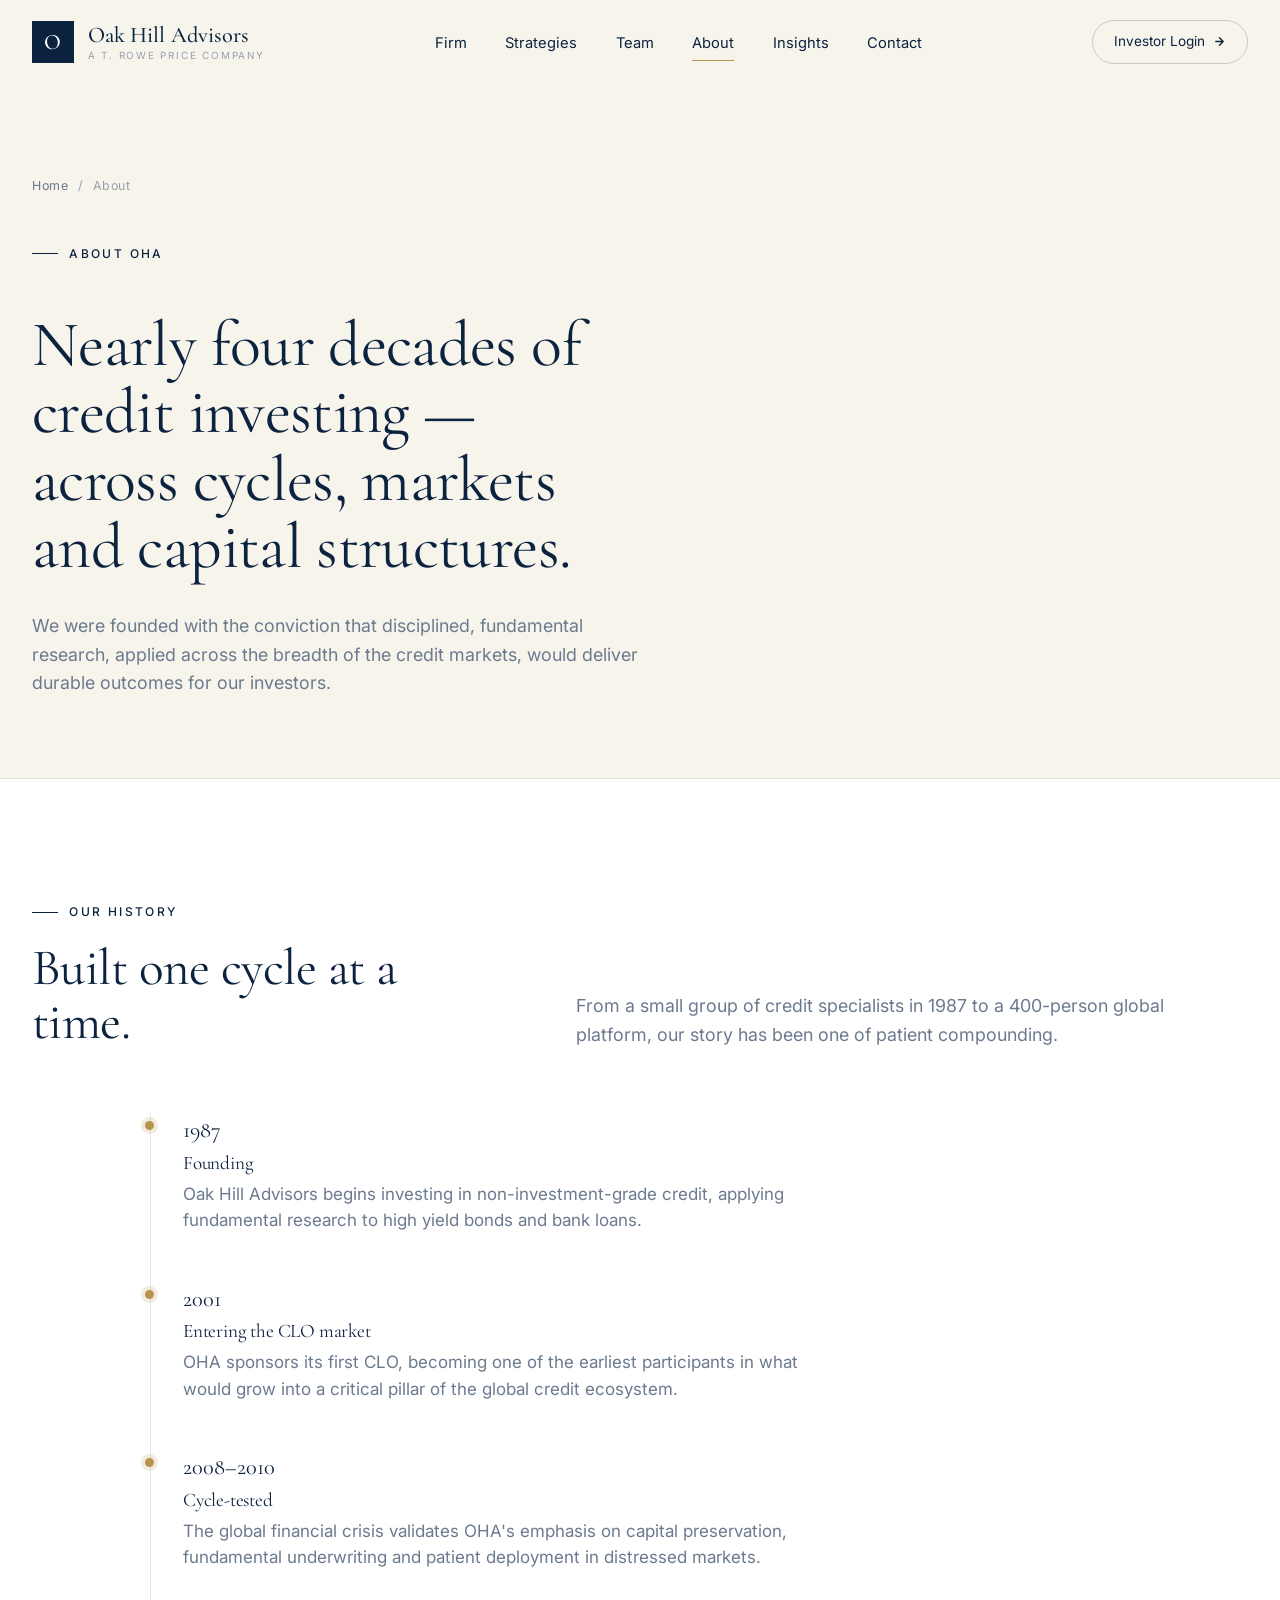
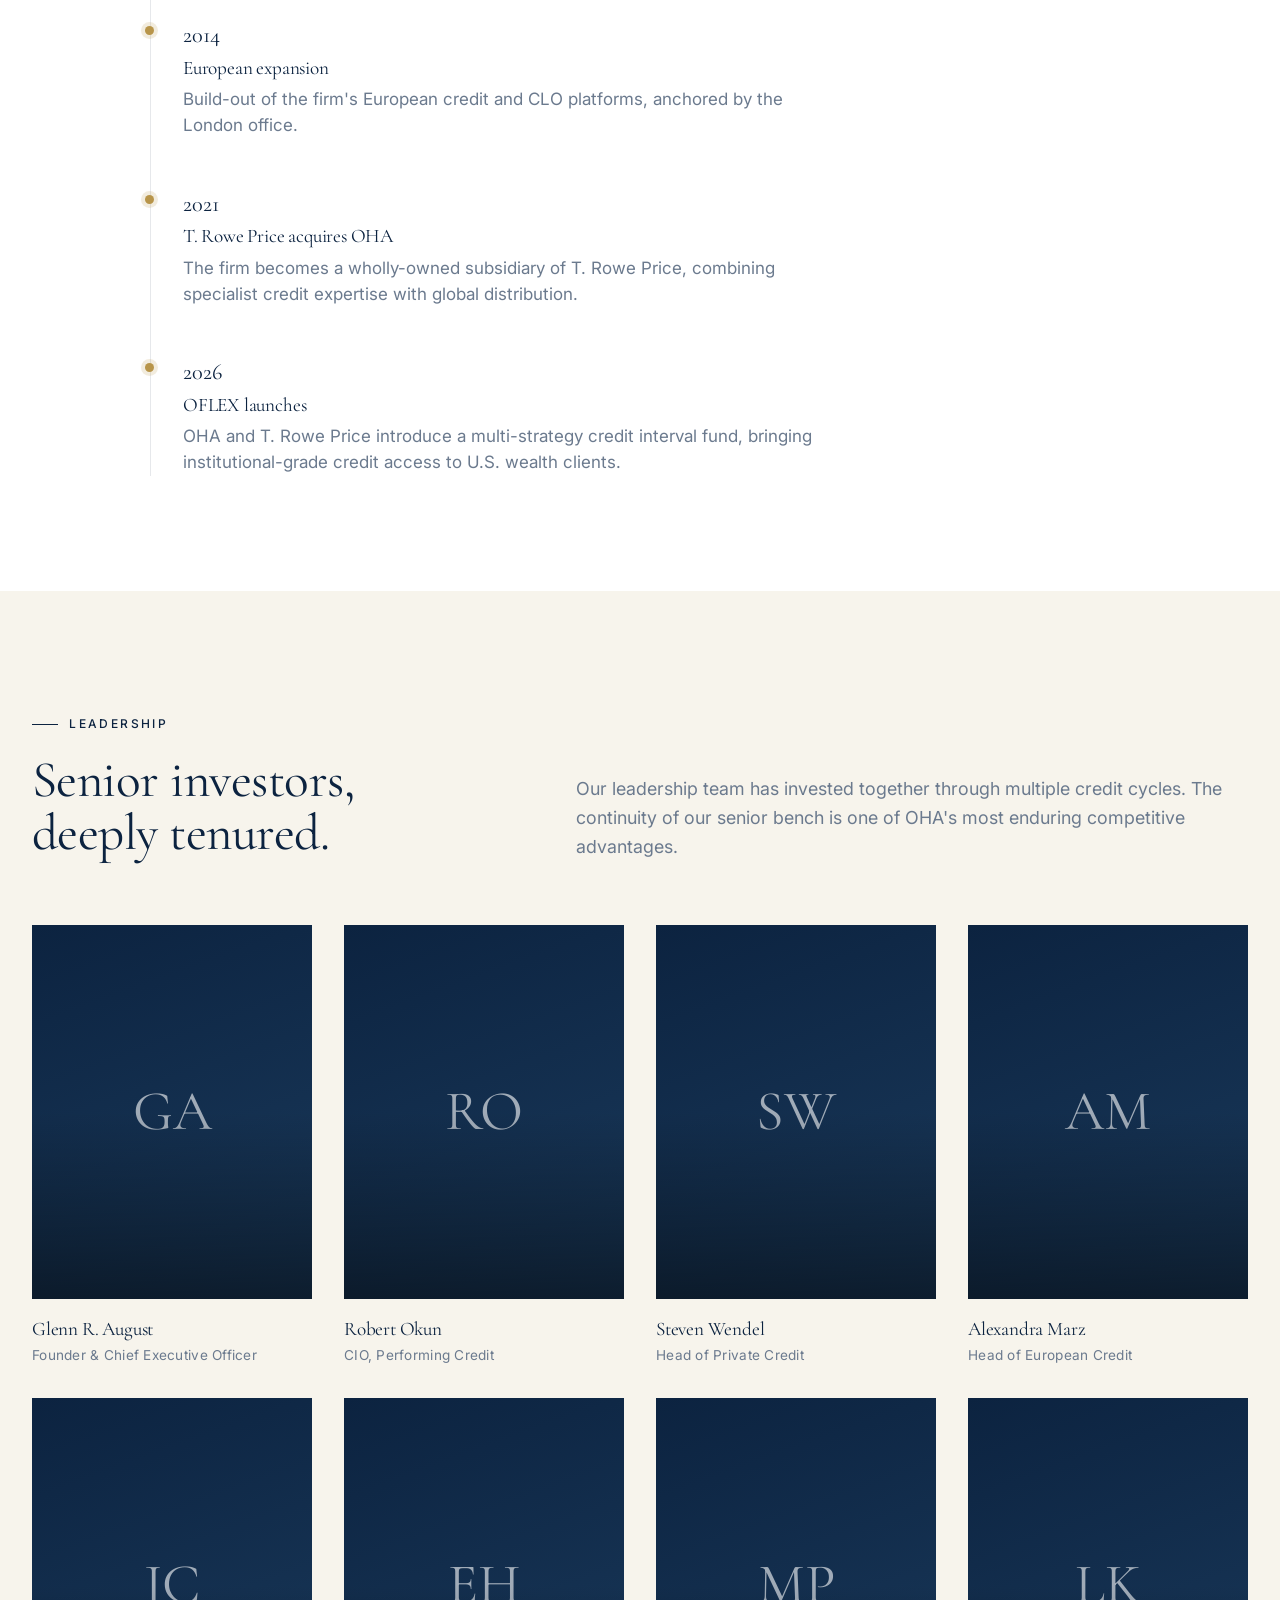
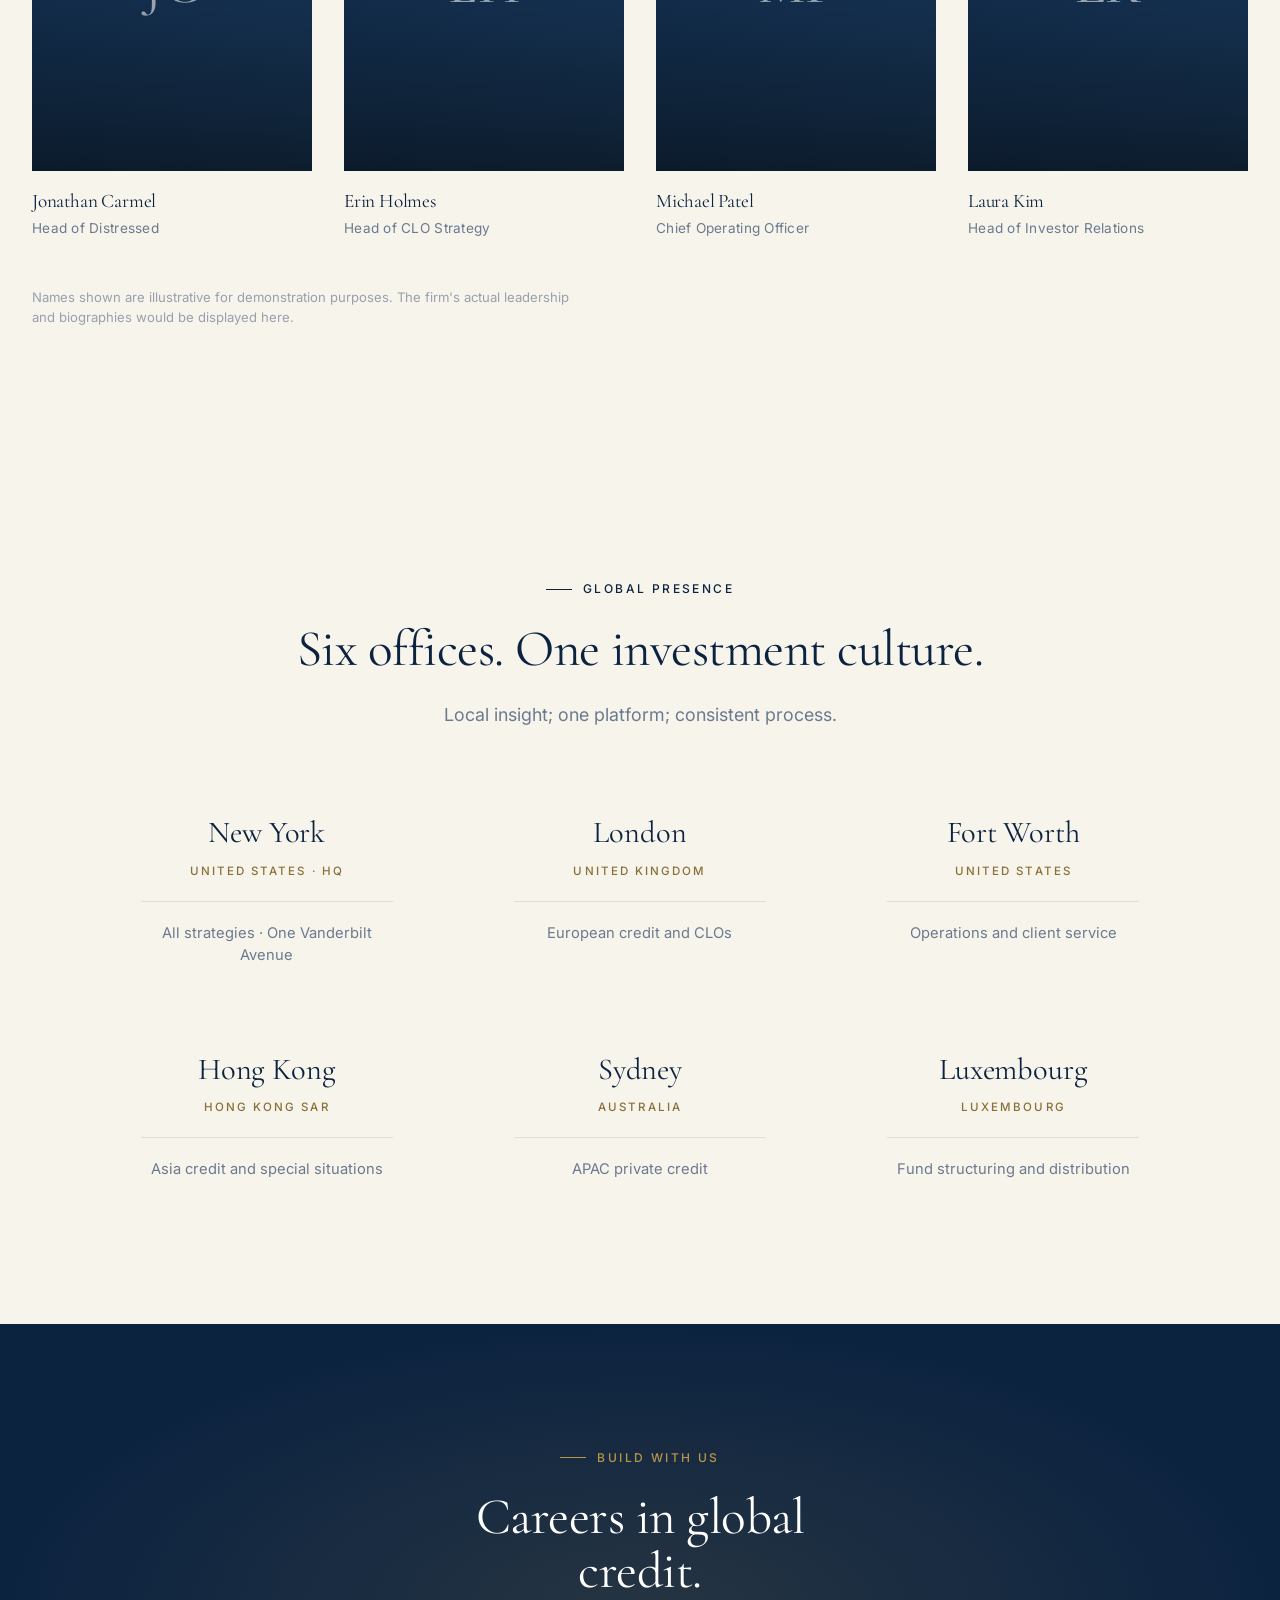
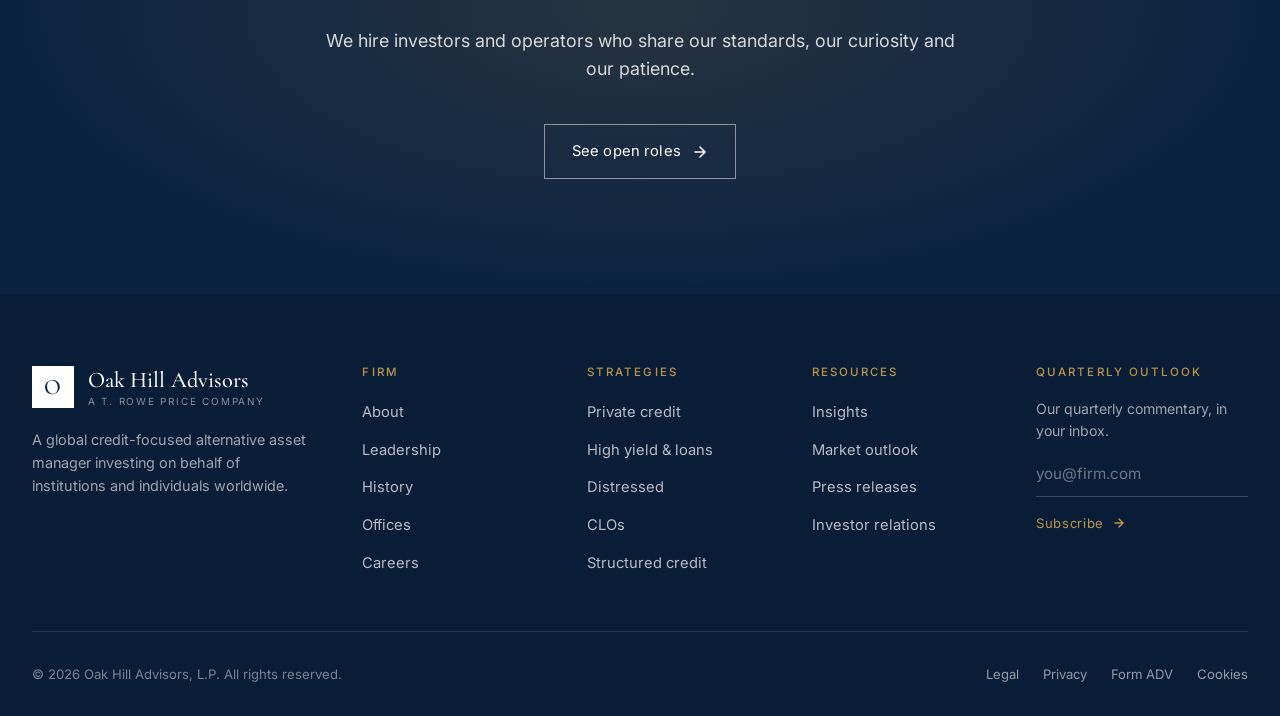
<file: about.html>
<!doctype html>
<html lang="en">
<head>
  <meta charset="utf-8" />
  <meta name="viewport" content="width=device-width, initial-scale=1" />
  <title>About — Oak Hill Advisors</title>
  <meta name="description" content="Founded in 1987, Oak Hill Advisors has invested across global credit markets for nearly four decades. Learn about our history, leadership and culture." />
  <meta name="theme-color" content="#0c2340" />
  <link rel="preconnect" href="https://fonts.googleapis.com" />
  <link rel="preconnect" href="https://fonts.gstatic.com" crossorigin />
  <link href="https://fonts.googleapis.com/css2?family=Cormorant+Garamond:ital,wght@0,300;0,400;0,500;1,300;1,400&family=Inter:wght@300;400;500;600&display=swap" rel="stylesheet" />
  <link rel="stylesheet" href="assets/css/styles.css" />
  <link rel="icon" type="image/svg+xml" href="data:image/svg+xml,%3Csvg xmlns='http://www.w3.org/2000/svg' viewBox='0 0 32 32'%3E%3Crect width='32' height='32' fill='%230c2340'/%3E%3Ctext x='16' y='21' text-anchor='middle' font-family='Georgia' font-size='14' fill='%23ffffff'%3EO%3C/text%3E%3C/svg%3E" />
</head>
<body>

<header class="site-header">
  <div class="container">
    <nav class="nav" aria-label="Primary">
      <a href="index.html" class="brand">
        <span class="brand-mark" aria-hidden="true">
          <svg viewBox="0 0 42 42" fill="none">
            <rect width="42" height="42" fill="currentColor"/>
            <text x="21" y="28" text-anchor="middle" font-family="Cormorant Garamond, Georgia, serif" font-size="22" fill="#ffffff" font-weight="500">O</text>
          </svg>
        </span>
        <span class="brand-text">Oak Hill Advisors<small>A T. Rowe Price Company</small></span>
      </a>
      <ul class="nav-links">
        <li><a href="index.html">Firm</a></li>
        <li><a href="strategies.html">Strategies</a></li>
        <li><a href="team.html">Team</a></li>
        <li><a href="about.html" class="active">About</a></li>
        <li><a href="insights.html">Insights</a></li>
        <li><a href="contact.html">Contact</a></li>
      </ul>
      <a href="contact.html" class="nav-cta">Investor Login
        <svg width="13" height="13" viewBox="0 0 14 14" fill="none" stroke="currentColor" stroke-width="1.5"><path d="M3 7h8M7 3l4 4-4 4" stroke-linecap="round" stroke-linejoin="round"/></svg>
      </a>
      <button class="nav-toggle" aria-label="Toggle navigation"><span></span><span></span><span></span></button>
    </nav>
  </div>
</header>

<section class="page-hero">
  <div class="container">
    <div class="breadcrumbs reveal"><a href="index.html">Home</a> &nbsp;/&nbsp; About</div>
    <span class="eyebrow reveal">About OHA</span>
    <h1 class="reveal" style="--reveal-delay: 0.1s; margin-top: 1.5rem;">Nearly four decades of credit investing — across cycles, markets and capital structures.</h1>
    <p class="lead reveal" style="--reveal-delay: 0.2s">
      We were founded with the conviction that disciplined, fundamental research, applied across the breadth of the credit markets, would deliver durable outcomes for our investors.
    </p>
  </div>
</section>

<!-- History -->
<section id="history">
  <div class="container">
    <div class="section-head">
      <div class="reveal">
        <span class="eyebrow">Our history</span>
        <h2>Built one cycle at a time.</h2>
      </div>
      <p class="lead reveal" style="--reveal-delay: 0.1s">
        From a small group of credit specialists in 1987 to a 400-person global platform, our story has been one of patient compounding.
      </p>
    </div>

    <div class="container-narrow" style="padding-left: 0;">
      <ol class="timeline">
        <li class="timeline-item reveal">
          <div class="timeline-year">1987</div>
          <h4>Founding</h4>
          <p>Oak Hill Advisors begins investing in non-investment-grade credit, applying fundamental research to high yield bonds and bank loans.</p>
        </li>
        <li class="timeline-item reveal">
          <div class="timeline-year">2001</div>
          <h4>Entering the CLO market</h4>
          <p>OHA sponsors its first CLO, becoming one of the earliest participants in what would grow into a critical pillar of the global credit ecosystem.</p>
        </li>
        <li class="timeline-item reveal">
          <div class="timeline-year">2008–2010</div>
          <h4>Cycle-tested</h4>
          <p>The global financial crisis validates OHA's emphasis on capital preservation, fundamental underwriting and patient deployment in distressed markets.</p>
        </li>
        <li class="timeline-item reveal">
          <div class="timeline-year">2014</div>
          <h4>European expansion</h4>
          <p>Build-out of the firm's European credit and CLO platforms, anchored by the London office.</p>
        </li>
        <li class="timeline-item reveal">
          <div class="timeline-year">2021</div>
          <h4>T. Rowe Price acquires OHA</h4>
          <p>The firm becomes a wholly-owned subsidiary of T. Rowe Price, combining specialist credit expertise with global distribution.</p>
        </li>
        <li class="timeline-item reveal">
          <div class="timeline-year">2026</div>
          <h4>OFLEX launches</h4>
          <p>OHA and T. Rowe Price introduce a multi-strategy credit interval fund, bringing institutional-grade credit access to U.S. wealth clients.</p>
        </li>
      </ol>
    </div>
  </div>
</section>

<!-- Leadership -->
<section id="leadership" style="background: var(--color-bg-alt);">
  <div class="container">
    <div class="section-head">
      <div class="reveal">
        <span class="eyebrow">Leadership</span>
        <h2>Senior investors, deeply tenured.</h2>
      </div>
      <p class="lead reveal" style="--reveal-delay: 0.1s">
        Our leadership team has invested together through multiple credit cycles. The continuity of our senior bench is one of OHA's most enduring competitive advantages.
      </p>
    </div>

    <div class="leaders">
      <div class="leader reveal">
        <div class="leader-img"><span class="initials">GA</span></div>
        <h4>Glenn R. August</h4>
        <div class="title">Founder &amp; Chief Executive Officer</div>
      </div>
      <div class="leader reveal" style="--reveal-delay: 0.05s">
        <div class="leader-img"><span class="initials">RO</span></div>
        <h4>Robert Okun</h4>
        <div class="title">CIO, Performing Credit</div>
      </div>
      <div class="leader reveal" style="--reveal-delay: 0.1s">
        <div class="leader-img"><span class="initials">SW</span></div>
        <h4>Steven Wendel</h4>
        <div class="title">Head of Private Credit</div>
      </div>
      <div class="leader reveal" style="--reveal-delay: 0.15s">
        <div class="leader-img"><span class="initials">AM</span></div>
        <h4>Alexandra Marz</h4>
        <div class="title">Head of European Credit</div>
      </div>
      <div class="leader reveal">
        <div class="leader-img"><span class="initials">JC</span></div>
        <h4>Jonathan Carmel</h4>
        <div class="title">Head of Distressed</div>
      </div>
      <div class="leader reveal" style="--reveal-delay: 0.05s">
        <div class="leader-img"><span class="initials">EH</span></div>
        <h4>Erin Holmes</h4>
        <div class="title">Head of CLO Strategy</div>
      </div>
      <div class="leader reveal" style="--reveal-delay: 0.1s">
        <div class="leader-img"><span class="initials">MP</span></div>
        <h4>Michael Patel</h4>
        <div class="title">Chief Operating Officer</div>
      </div>
      <div class="leader reveal" style="--reveal-delay: 0.15s">
        <div class="leader-img"><span class="initials">LK</span></div>
        <h4>Laura Kim</h4>
        <div class="title">Head of Investor Relations</div>
      </div>
    </div>

    <p style="margin-top: 3rem; font-size: 0.82rem; color: var(--color-text-subtle); max-width: 70ch;">
      Names shown are illustrative for demonstration purposes. The firm's actual leadership and biographies would be displayed here.
    </p>
  </div>
</section>

<!-- Offices -->
<section class="presence" id="offices">
  <div class="container">
    <div class="presence-head reveal">
      <span class="eyebrow">Global presence</span>
      <h2>Six offices. One investment culture.</h2>
      <p class="lead">Local insight; one platform; consistent process.</p>
    </div>

    <div class="offices reveal" style="--reveal-delay: 0.1s">
      <div class="office">
        <div class="city">New York</div>
        <div class="country">United States · HQ</div>
        <div class="role">All strategies · One Vanderbilt Avenue</div>
      </div>
      <div class="office">
        <div class="city">London</div>
        <div class="country">United Kingdom</div>
        <div class="role">European credit and CLOs</div>
      </div>
      <div class="office">
        <div class="city">Fort Worth</div>
        <div class="country">United States</div>
        <div class="role">Operations and client service</div>
      </div>
      <div class="office">
        <div class="city">Hong Kong</div>
        <div class="country">Hong Kong SAR</div>
        <div class="role">Asia credit and special situations</div>
      </div>
      <div class="office">
        <div class="city">Sydney</div>
        <div class="country">Australia</div>
        <div class="role">APAC private credit</div>
      </div>
      <div class="office">
        <div class="city">Luxembourg</div>
        <div class="country">Luxembourg</div>
        <div class="role">Fund structuring and distribution</div>
      </div>
    </div>
  </div>
</section>

<section class="cta">
  <div class="container">
    <span class="eyebrow on-dark reveal">Build with us</span>
    <h2 class="reveal" style="--reveal-delay: 0.1s">Careers in global credit.</h2>
    <p class="lead reveal" style="--reveal-delay: 0.2s">
      We hire investors and operators who share our standards, our curiosity and our patience.
    </p>
    <div class="reveal" style="--reveal-delay: 0.3s">
      <a href="contact.html#careers" class="btn btn-light">
        See open roles
        <svg class="arrow" width="16" height="16" viewBox="0 0 16 16" fill="none" stroke="currentColor" stroke-width="1.6"><path d="M3 8h10M8 3l5 5-5 5" stroke-linecap="round" stroke-linejoin="round"/></svg>
      </a>
    </div>
  </div>
</section>

<footer class="site-footer">
  <div class="container">
    <div class="footer-grid">
      <div class="footer-brand">
        <a href="index.html" class="brand">
          <span class="brand-mark" aria-hidden="true" style="color: #fff;">
            <svg viewBox="0 0 42 42" fill="none">
              <rect width="42" height="42" fill="currentColor"/>
              <text x="21" y="28" text-anchor="middle" font-family="Cormorant Garamond, Georgia, serif" font-size="22" fill="#0c2340" font-weight="500">O</text>
            </svg>
          </span>
          <span class="brand-text">Oak Hill Advisors<small>A T. Rowe Price Company</small></span>
        </a>
        <p>A global credit-focused alternative asset manager investing on behalf of institutions and individuals worldwide.</p>
      </div>
      <div class="footer-col"><h5>Firm</h5><ul><li><a href="about.html">About</a></li><li><a href="#leadership">Leadership</a></li><li><a href="#history">History</a></li><li><a href="#offices">Offices</a></li><li><a href="contact.html#careers">Careers</a></li></ul></div>
      <div class="footer-col"><h5>Strategies</h5><ul><li><a href="strategies.html#private-credit">Private credit</a></li><li><a href="strategies.html#high-yield">High yield &amp; loans</a></li><li><a href="strategies.html#distressed">Distressed</a></li><li><a href="strategies.html#clo">CLOs</a></li><li><a href="strategies.html#structured">Structured credit</a></li></ul></div>
      <div class="footer-col"><h5>Resources</h5><ul><li><a href="insights.html">Insights</a></li><li><a href="insights.html">Market outlook</a></li><li><a href="insights.html">Press releases</a></li><li><a href="contact.html">Investor relations</a></li></ul></div>
      <div class="footer-col footer-newsletter">
        <h5>Quarterly outlook</h5>
        <p style="font-size: 0.88rem; color: rgba(255,255,255,0.6);">Our quarterly commentary, in your inbox.</p>
        <form onsubmit="event.preventDefault(); this.querySelector('button').textContent='Subscribed ✓';">
          <input type="email" placeholder="you@firm.com" required />
          <button type="submit">Subscribe
            <svg width="14" height="14" viewBox="0 0 14 14" fill="none" stroke="currentColor" stroke-width="1.5"><path d="M3 7h8M7 3l4 4-4 4" stroke-linecap="round" stroke-linejoin="round"/></svg>
          </button>
        </form>
      </div>
    </div>
    <div class="footer-bottom">
      <div>© 2026 Oak Hill Advisors, L.P. All rights reserved.</div>
      <div class="legal"><a href="#">Legal</a><a href="#">Privacy</a><a href="#">Form ADV</a><a href="#">Cookies</a></div>
    </div>
  </div>
</footer>

<script src="assets/js/main.js"></script>
</body>
</html>
</file>
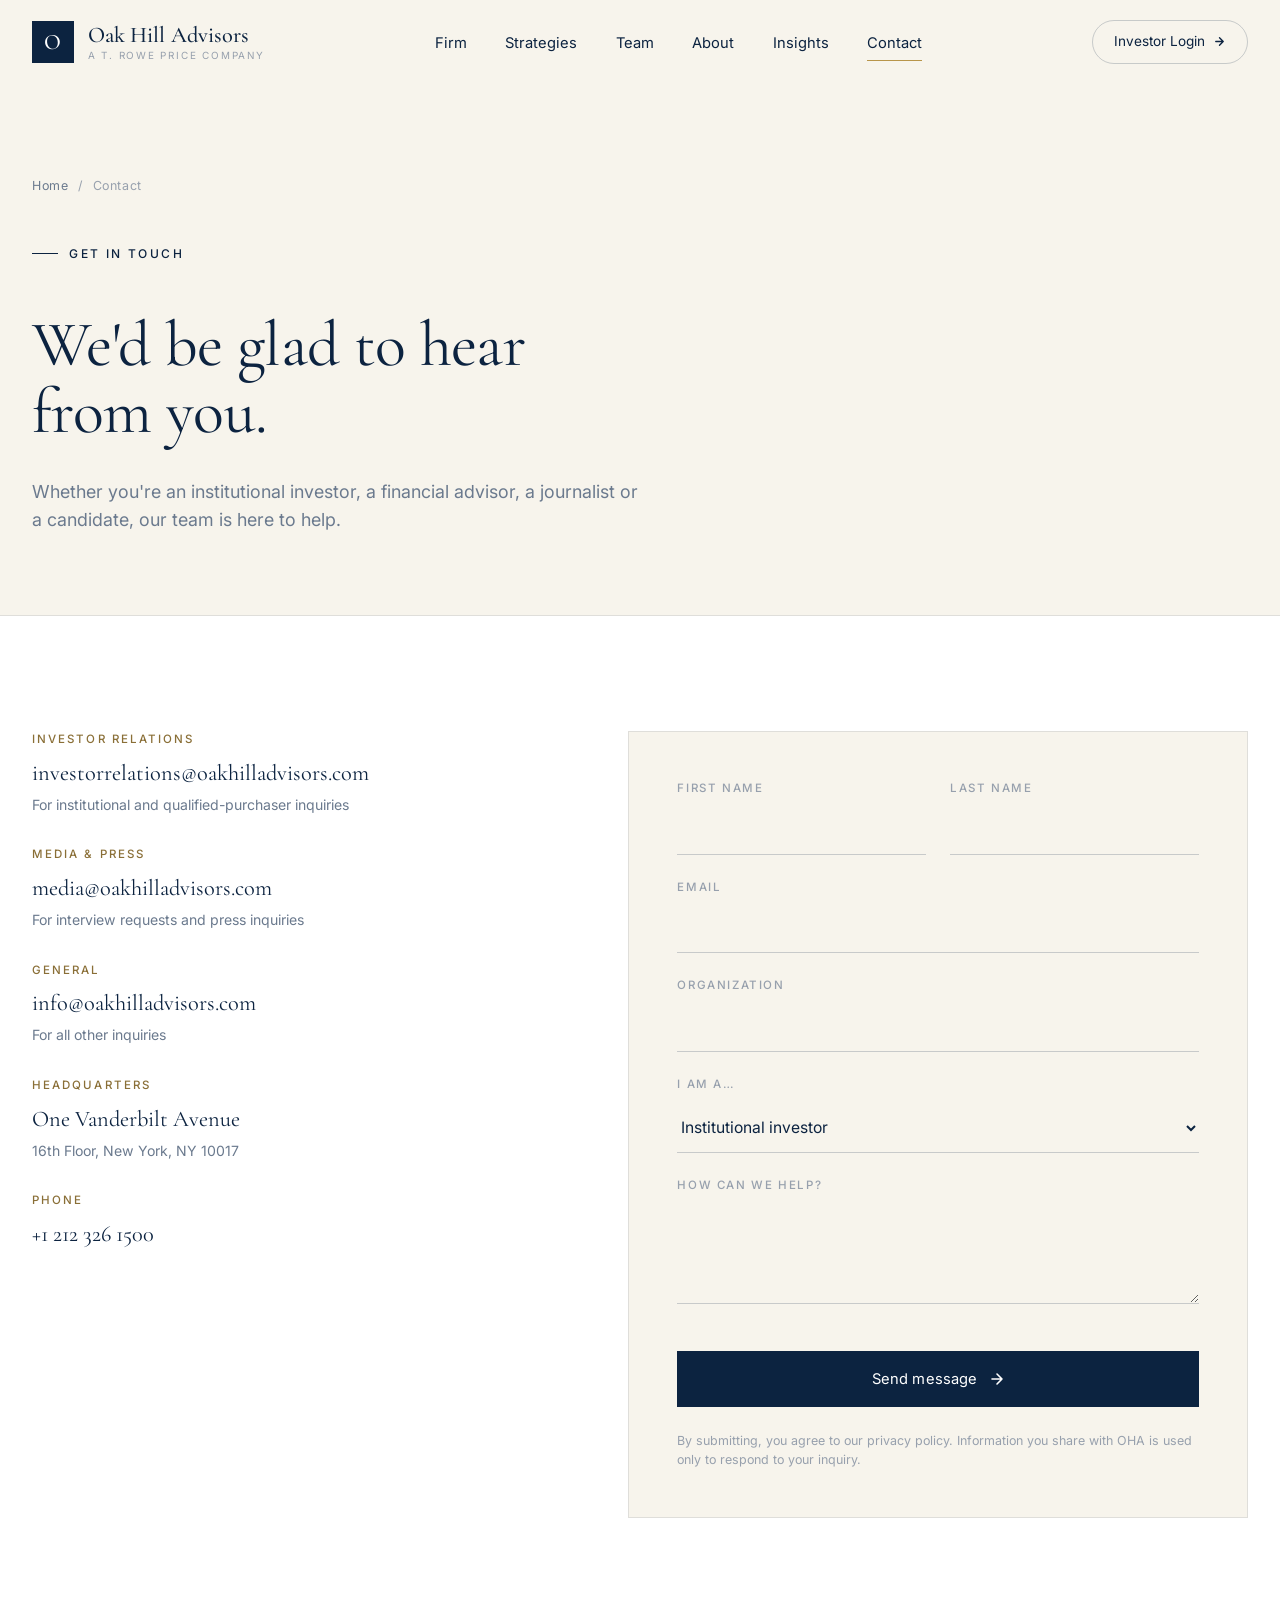
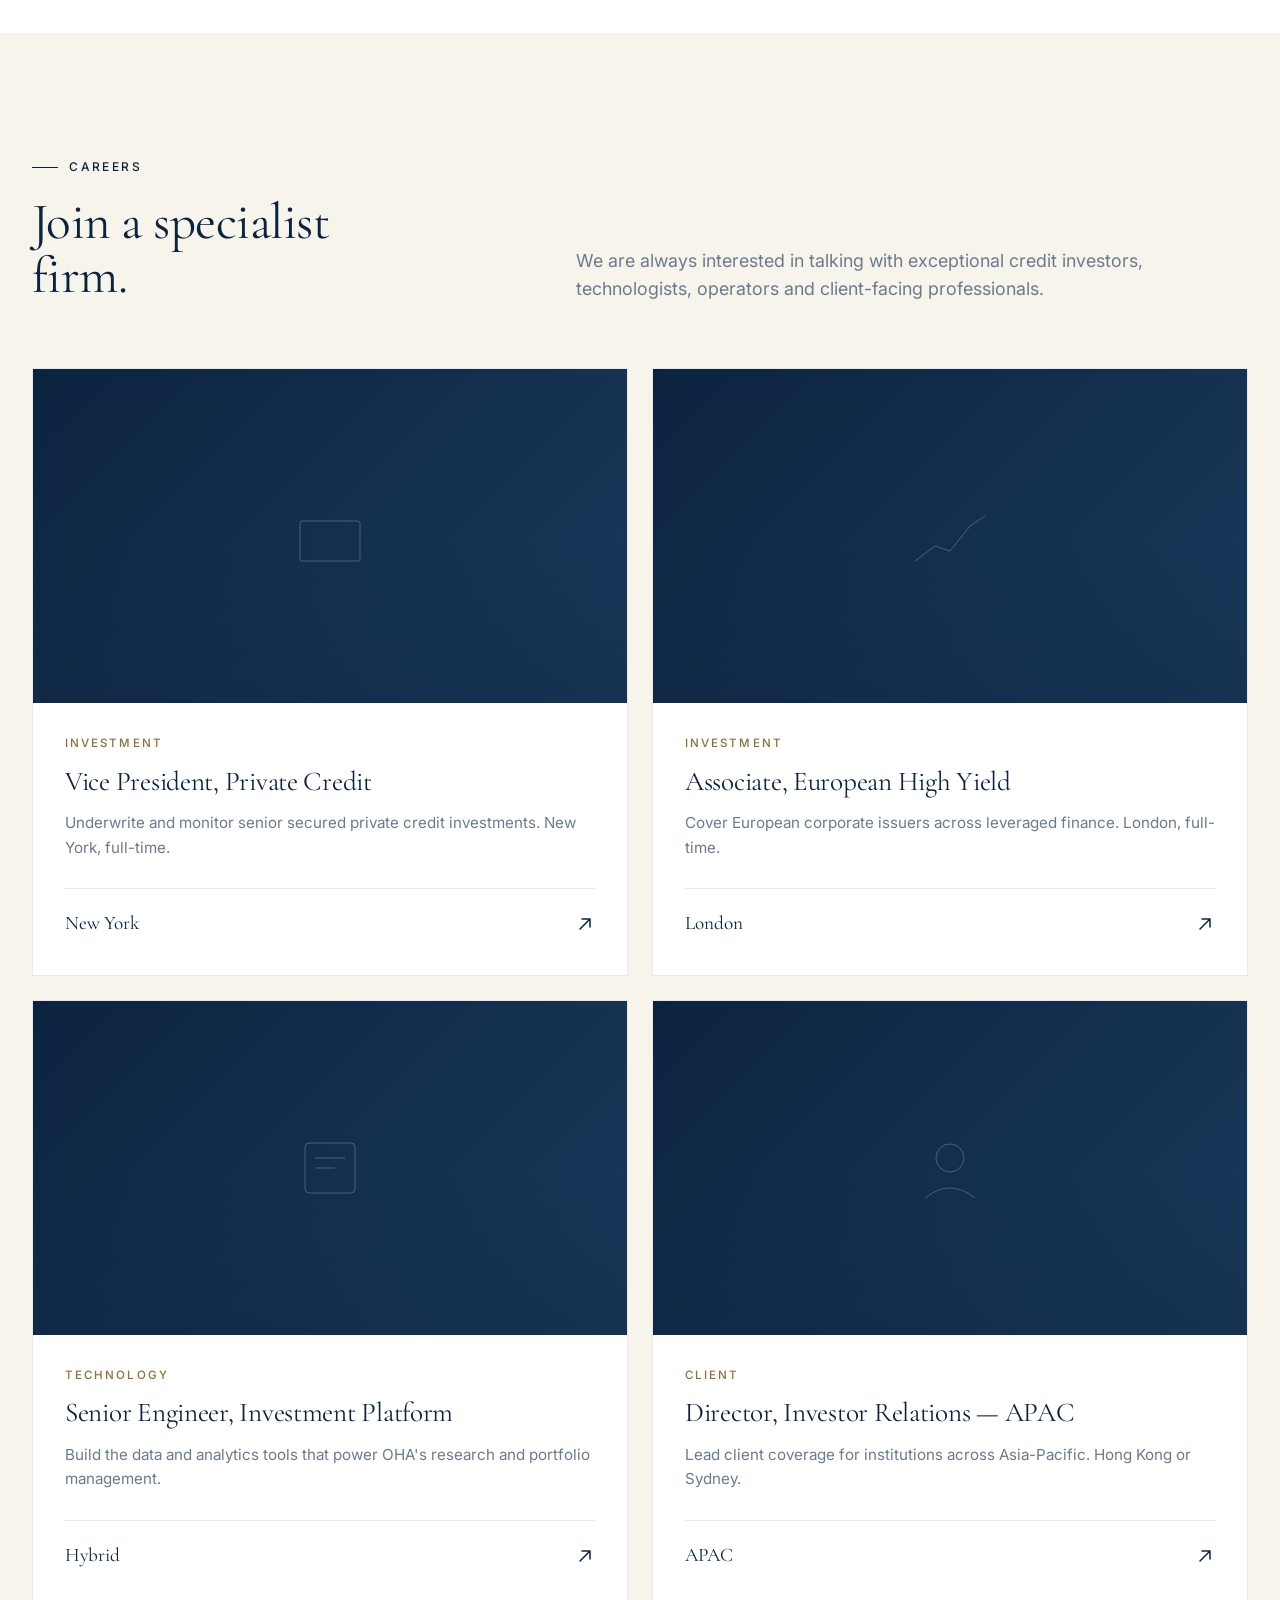
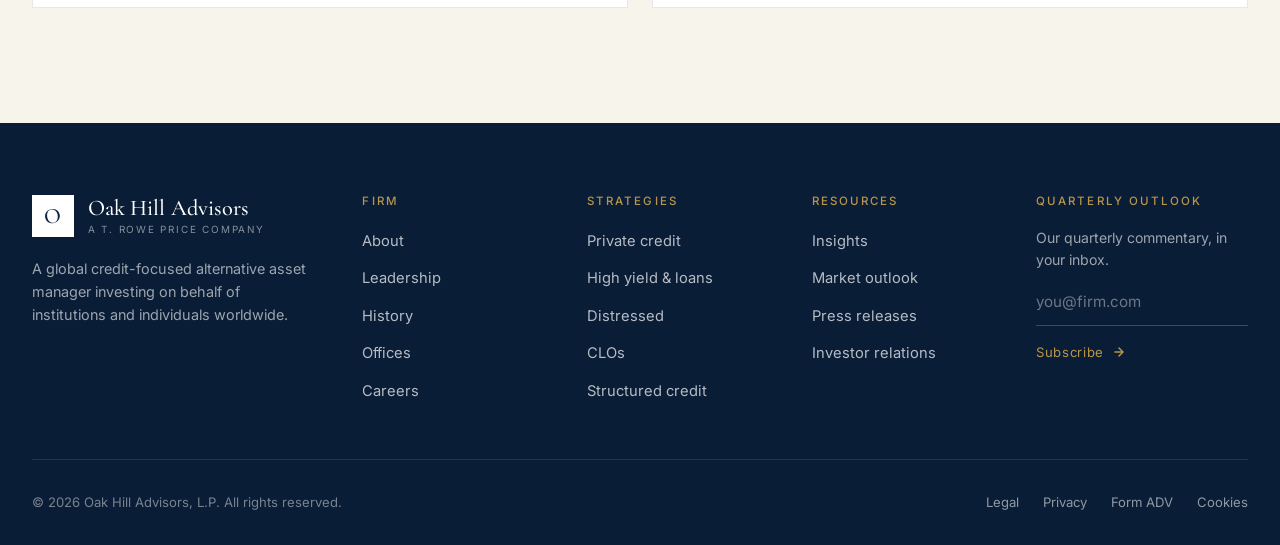
<file: contact.html>
<!doctype html>
<html lang="en">
<head>
  <meta charset="utf-8" />
  <meta name="viewport" content="width=device-width, initial-scale=1" />
  <title>Contact — Oak Hill Advisors</title>
  <meta name="description" content="Connect with Oak Hill Advisors' investor relations team and explore careers in global credit." />
  <meta name="theme-color" content="#0c2340" />
  <link rel="preconnect" href="https://fonts.googleapis.com" />
  <link rel="preconnect" href="https://fonts.gstatic.com" crossorigin />
  <link href="https://fonts.googleapis.com/css2?family=Cormorant+Garamond:ital,wght@0,300;0,400;0,500;1,300;1,400&family=Inter:wght@300;400;500;600&display=swap" rel="stylesheet" />
  <link rel="stylesheet" href="assets/css/styles.css" />
  <link rel="icon" type="image/svg+xml" href="data:image/svg+xml,%3Csvg xmlns='http://www.w3.org/2000/svg' viewBox='0 0 32 32'%3E%3Crect width='32' height='32' fill='%230c2340'/%3E%3Ctext x='16' y='21' text-anchor='middle' font-family='Georgia' font-size='14' fill='%23ffffff'%3EO%3C/text%3E%3C/svg%3E" />
</head>
<body>

<header class="site-header">
  <div class="container">
    <nav class="nav" aria-label="Primary">
      <a href="index.html" class="brand">
        <span class="brand-mark" aria-hidden="true">
          <svg viewBox="0 0 42 42" fill="none">
            <rect width="42" height="42" fill="currentColor"/>
            <text x="21" y="28" text-anchor="middle" font-family="Cormorant Garamond, Georgia, serif" font-size="22" fill="#ffffff" font-weight="500">O</text>
          </svg>
        </span>
        <span class="brand-text">Oak Hill Advisors<small>A T. Rowe Price Company</small></span>
      </a>
      <ul class="nav-links">
        <li><a href="index.html">Firm</a></li>
        <li><a href="strategies.html">Strategies</a></li>
        <li><a href="team.html">Team</a></li>
        <li><a href="about.html">About</a></li>
        <li><a href="insights.html">Insights</a></li>
        <li><a href="contact.html" class="active">Contact</a></li>
      </ul>
      <a href="contact.html" class="nav-cta">Investor Login
        <svg width="13" height="13" viewBox="0 0 14 14" fill="none" stroke="currentColor" stroke-width="1.5"><path d="M3 7h8M7 3l4 4-4 4" stroke-linecap="round" stroke-linejoin="round"/></svg>
      </a>
      <button class="nav-toggle" aria-label="Toggle navigation"><span></span><span></span><span></span></button>
    </nav>
  </div>
</header>

<section class="page-hero">
  <div class="container">
    <div class="breadcrumbs reveal"><a href="index.html">Home</a> &nbsp;/&nbsp; Contact</div>
    <span class="eyebrow reveal">Get in touch</span>
    <h1 class="reveal" style="--reveal-delay: 0.1s; margin-top: 1.5rem;">We'd be glad to hear from you.</h1>
    <p class="lead reveal" style="--reveal-delay: 0.2s">
      Whether you're an institutional investor, a financial advisor, a journalist or a candidate, our team is here to help.
    </p>
  </div>
</section>

<section>
  <div class="container">
    <div class="contact-grid">
      <div class="contact-info reveal">
        <dl>
          <div>
            <dt>Investor relations</dt>
            <dd>investorrelations@oakhilladvisors.com<small>For institutional and qualified-purchaser inquiries</small></dd>
          </div>
          <div>
            <dt>Media &amp; press</dt>
            <dd>media@oakhilladvisors.com<small>For interview requests and press inquiries</small></dd>
          </div>
          <div>
            <dt>General</dt>
            <dd>info@oakhilladvisors.com<small>For all other inquiries</small></dd>
          </div>
          <div>
            <dt>Headquarters</dt>
            <dd>One Vanderbilt Avenue<small>16th Floor, New York, NY 10017</small></dd>
          </div>
          <div>
            <dt>Phone</dt>
            <dd>+1 212 326 1500</dd>
          </div>
        </dl>
      </div>

      <form class="contact-form reveal" style="--reveal-delay: 0.1s" data-contact-form>
        <div class="field-row">
          <div class="field"><label for="first">First name</label><input id="first" name="first" type="text" required /></div>
          <div class="field"><label for="last">Last name</label><input id="last" name="last" type="text" required /></div>
        </div>
        <div class="field"><label for="email">Email</label><input id="email" name="email" type="email" required /></div>
        <div class="field"><label for="org">Organization</label><input id="org" name="org" type="text" /></div>
        <div class="field">
          <label for="role">I am a…</label>
          <select id="role" name="role">
            <option>Institutional investor</option>
            <option>Financial advisor / wealth manager</option>
            <option>Individual investor</option>
            <option>Member of the press</option>
            <option>Job candidate</option>
            <option>Other</option>
          </select>
        </div>
        <div class="field"><label for="message">How can we help?</label><textarea id="message" name="message" required></textarea></div>
        <button type="submit" class="btn btn-primary" style="width: 100%; justify-content: center; margin-top: 1rem;">
          Send message
          <svg class="arrow" width="16" height="16" viewBox="0 0 16 16" fill="none" stroke="currentColor" stroke-width="1.6"><path d="M3 8h10M8 3l5 5-5 5" stroke-linecap="round" stroke-linejoin="round"/></svg>
        </button>
        <p style="margin-top: 1.5rem; font-size: 0.78rem; color: var(--color-text-subtle); line-height: 1.55;">
          By submitting, you agree to our privacy policy. Information you share with OHA is used only to respond to your inquiry.
        </p>
      </form>
    </div>
  </div>
</section>

<section id="careers" style="background: var(--color-bg-alt);">
  <div class="container">
    <div class="section-head">
      <div class="reveal">
        <span class="eyebrow">Careers</span>
        <h2>Join a specialist firm.</h2>
      </div>
      <p class="lead reveal" style="--reveal-delay: 0.1s">
        We are always interested in talking with exceptional credit investors, technologists, operators and client-facing professionals.
      </p>
    </div>

    <div class="strategy-grid">
      <a href="#" class="strategy-card reveal">
        <div class="strategy-card-photo">
          <div class="fallback"><svg viewBox="0 0 100 100" fill="none" stroke="currentColor" stroke-width="0.6"><rect x="20" y="35" width="60" height="40" rx="2"/></svg></div>
        </div>
        <div class="strategy-card-body">
          <span class="index">Investment</span>
          <h3>Vice President, Private Credit</h3>
          <p>Underwrite and monitor senior secured private credit investments. New York, full-time.</p>
          <div class="strategy-card-meta">
            <span class="figure">New York</span>
            <svg class="arrow" width="20" height="20" viewBox="0 0 20 20" fill="none" stroke="currentColor" stroke-width="1.5"><path d="M5 15L15 5M7 5h8v8" stroke-linecap="round" stroke-linejoin="round"/></svg>
          </div>
        </div>
      </a>
      <a href="#" class="strategy-card reveal" style="--reveal-delay: 0.05s">
        <div class="strategy-card-photo">
          <div class="fallback"><svg viewBox="0 0 100 100" fill="none" stroke="currentColor" stroke-width="0.6"><path d="M15 75 L 35 60 L 50 65 L 70 40 L 85 30"/></svg></div>
        </div>
        <div class="strategy-card-body">
          <span class="index">Investment</span>
          <h3>Associate, European High Yield</h3>
          <p>Cover European corporate issuers across leveraged finance. London, full-time.</p>
          <div class="strategy-card-meta">
            <span class="figure">London</span>
            <svg class="arrow" width="20" height="20" viewBox="0 0 20 20" fill="none" stroke="currentColor" stroke-width="1.5"><path d="M5 15L15 5M7 5h8v8" stroke-linecap="round" stroke-linejoin="round"/></svg>
          </div>
        </div>
      </a>
      <a href="#" class="strategy-card reveal" style="--reveal-delay: 0.1s">
        <div class="strategy-card-photo">
          <div class="fallback"><svg viewBox="0 0 100 100" fill="none" stroke="currentColor" stroke-width="0.6"><rect x="25" y="25" width="50" height="50" rx="4"/><line x1="35" y1="40" x2="65" y2="40"/><line x1="35" y1="50" x2="55" y2="50"/></svg></div>
        </div>
        <div class="strategy-card-body">
          <span class="index">Technology</span>
          <h3>Senior Engineer, Investment Platform</h3>
          <p>Build the data and analytics tools that power OHA's research and portfolio management.</p>
          <div class="strategy-card-meta">
            <span class="figure">Hybrid</span>
            <svg class="arrow" width="20" height="20" viewBox="0 0 20 20" fill="none" stroke="currentColor" stroke-width="1.5"><path d="M5 15L15 5M7 5h8v8" stroke-linecap="round" stroke-linejoin="round"/></svg>
          </div>
        </div>
      </a>
      <a href="#" class="strategy-card reveal" style="--reveal-delay: 0.15s">
        <div class="strategy-card-photo">
          <div class="fallback"><svg viewBox="0 0 100 100" fill="none" stroke="currentColor" stroke-width="0.6"><circle cx="50" cy="40" r="14"/><path d="M25 80 Q 50 60 75 80"/></svg></div>
        </div>
        <div class="strategy-card-body">
          <span class="index">Client</span>
          <h3>Director, Investor Relations — APAC</h3>
          <p>Lead client coverage for institutions across Asia-Pacific. Hong Kong or Sydney.</p>
          <div class="strategy-card-meta">
            <span class="figure">APAC</span>
            <svg class="arrow" width="20" height="20" viewBox="0 0 20 20" fill="none" stroke="currentColor" stroke-width="1.5"><path d="M5 15L15 5M7 5h8v8" stroke-linecap="round" stroke-linejoin="round"/></svg>
          </div>
        </div>
      </a>
    </div>
  </div>
</section>

<footer class="site-footer">
  <div class="container">
    <div class="footer-grid">
      <div class="footer-brand">
        <a href="index.html" class="brand">
          <span class="brand-mark" aria-hidden="true" style="color: #fff;">
            <svg viewBox="0 0 42 42" fill="none">
              <rect width="42" height="42" fill="currentColor"/>
              <text x="21" y="28" text-anchor="middle" font-family="Cormorant Garamond, Georgia, serif" font-size="22" fill="#0c2340" font-weight="500">O</text>
            </svg>
          </span>
          <span class="brand-text">Oak Hill Advisors<small>A T. Rowe Price Company</small></span>
        </a>
        <p>A global credit-focused alternative asset manager investing on behalf of institutions and individuals worldwide.</p>
      </div>
      <div class="footer-col"><h5>Firm</h5><ul><li><a href="about.html">About</a></li><li><a href="about.html#leadership">Leadership</a></li><li><a href="about.html#history">History</a></li><li><a href="about.html#offices">Offices</a></li><li><a href="#careers">Careers</a></li></ul></div>
      <div class="footer-col"><h5>Strategies</h5><ul><li><a href="strategies.html#private-credit">Private credit</a></li><li><a href="strategies.html#high-yield">High yield &amp; loans</a></li><li><a href="strategies.html#distressed">Distressed</a></li><li><a href="strategies.html#clo">CLOs</a></li><li><a href="strategies.html#structured">Structured credit</a></li></ul></div>
      <div class="footer-col"><h5>Resources</h5><ul><li><a href="insights.html">Insights</a></li><li><a href="insights.html">Market outlook</a></li><li><a href="insights.html">Press releases</a></li><li><a href="contact.html">Investor relations</a></li></ul></div>
      <div class="footer-col footer-newsletter">
        <h5>Quarterly outlook</h5>
        <p style="font-size: 0.88rem; color: rgba(255,255,255,0.6);">Our quarterly commentary, in your inbox.</p>
        <form onsubmit="event.preventDefault(); this.querySelector('button').textContent='Subscribed ✓';">
          <input type="email" placeholder="you@firm.com" required />
          <button type="submit">Subscribe
            <svg width="14" height="14" viewBox="0 0 14 14" fill="none" stroke="currentColor" stroke-width="1.5"><path d="M3 7h8M7 3l4 4-4 4" stroke-linecap="round" stroke-linejoin="round"/></svg>
          </button>
        </form>
      </div>
    </div>
    <div class="footer-bottom">
      <div>© 2026 Oak Hill Advisors, L.P. All rights reserved.</div>
      <div class="legal"><a href="#">Legal</a><a href="#">Privacy</a><a href="#">Form ADV</a><a href="#">Cookies</a></div>
    </div>
  </div>
</footer>

<script src="assets/js/main.js"></script>
</body>
</html>
</file>
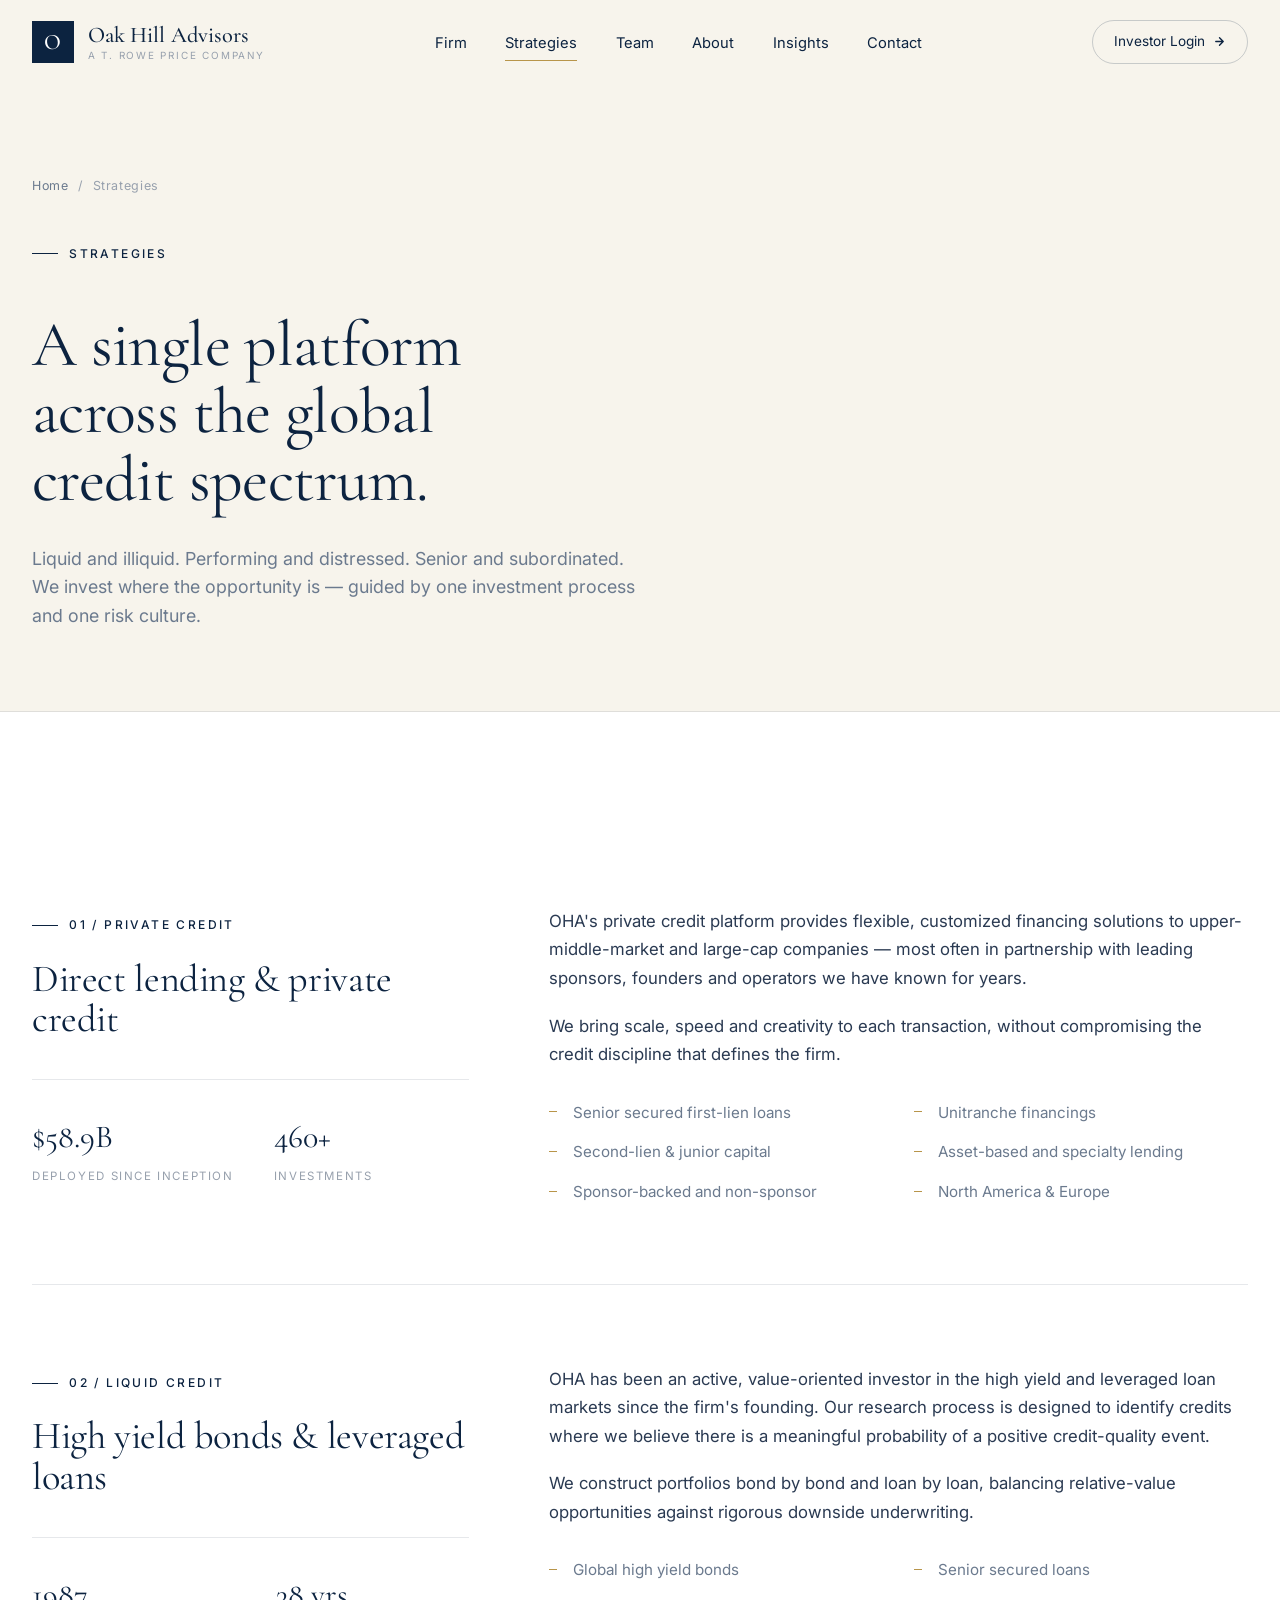
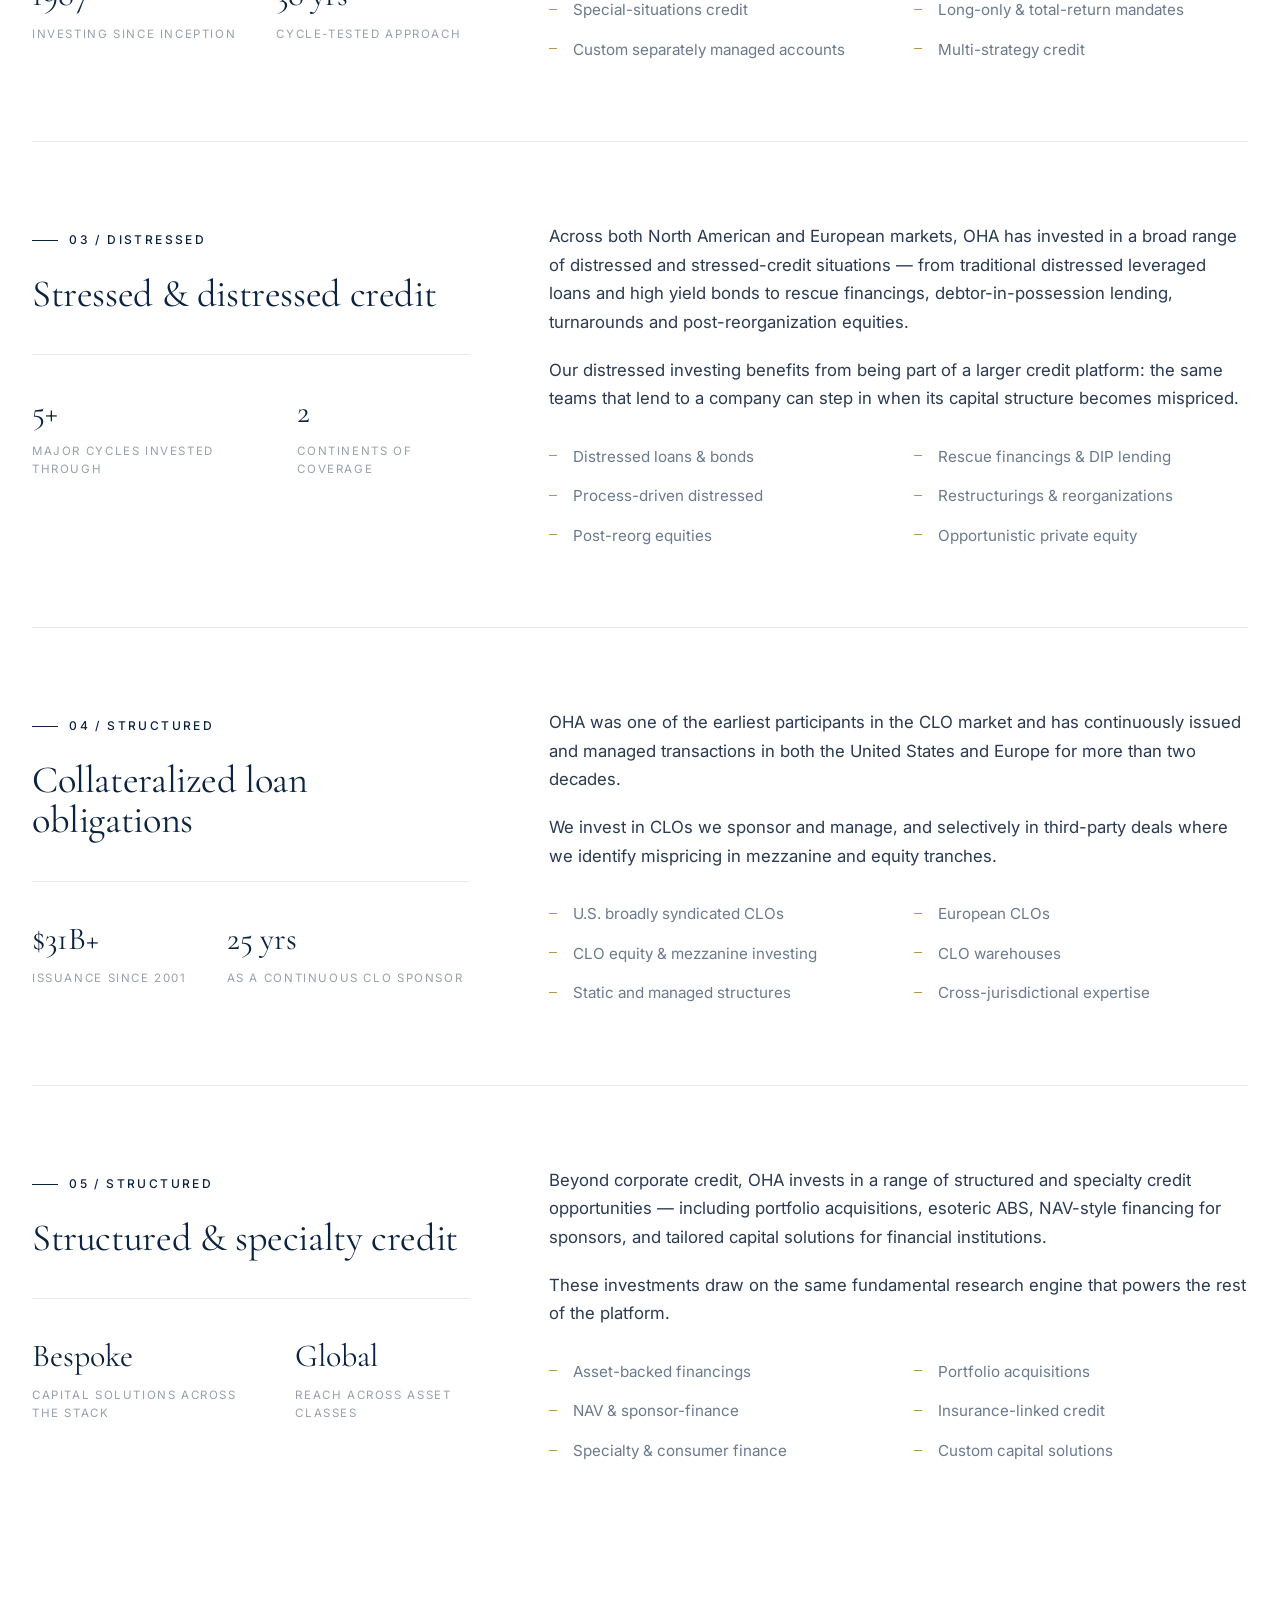
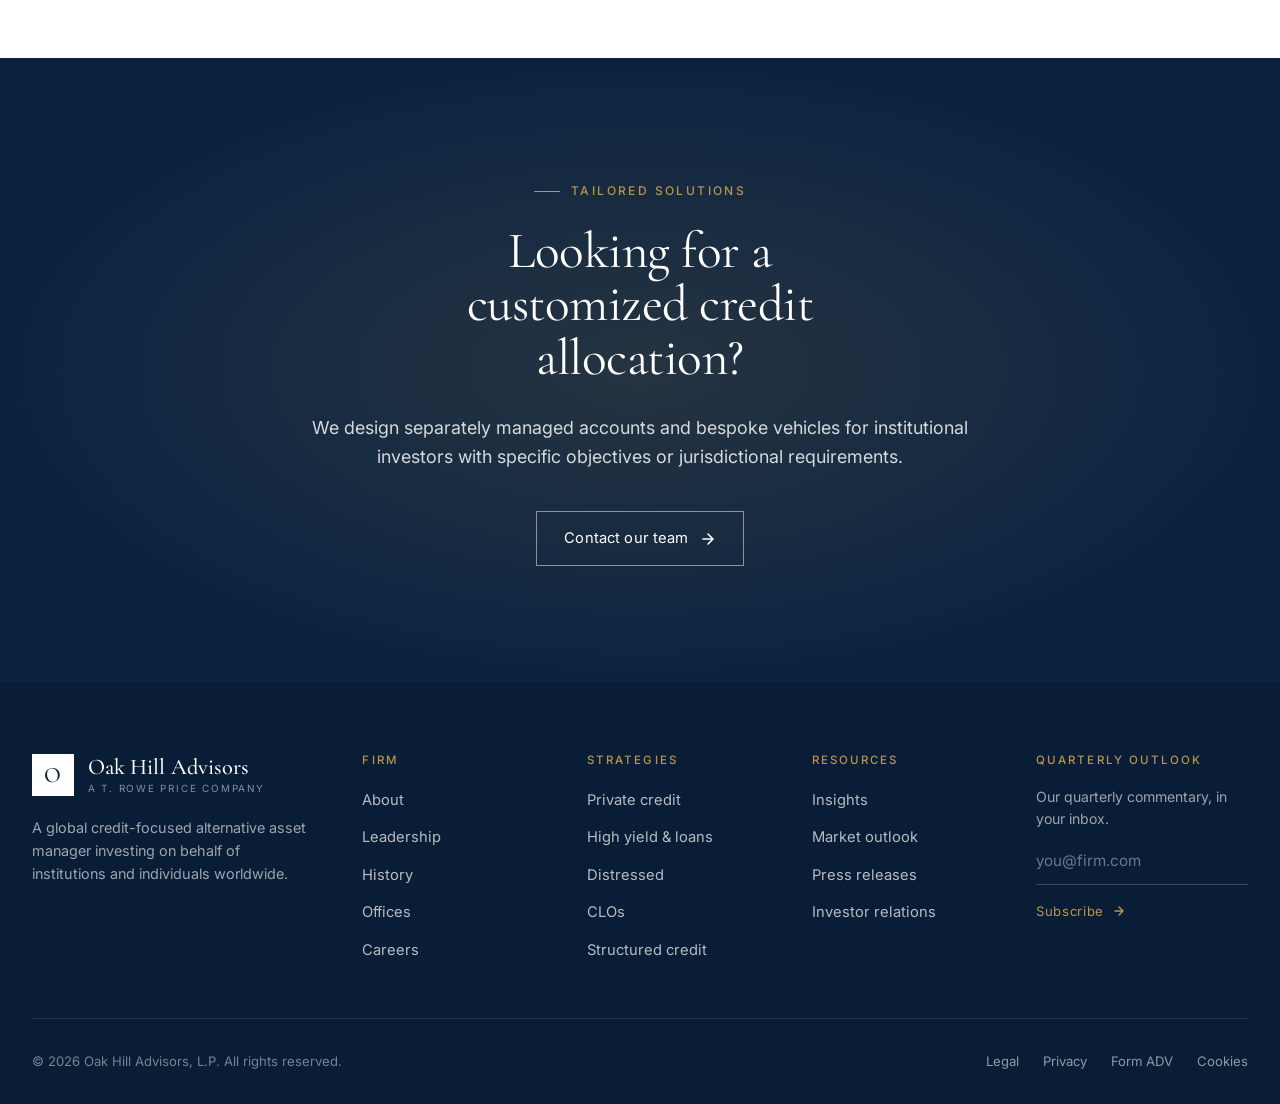
<file: strategies.html>
<!doctype html>
<html lang="en">
<head>
  <meta charset="utf-8" />
  <meta name="viewport" content="width=device-width, initial-scale=1" />
  <title>Strategies — Oak Hill Advisors</title>
  <meta name="description" content="Explore Oak Hill Advisors' credit investment strategies: private credit and direct lending, high yield bonds, leveraged loans, stressed and distressed debt, CLOs and structured credit." />
  <meta name="theme-color" content="#0c2340" />
  <link rel="preconnect" href="https://fonts.googleapis.com" />
  <link rel="preconnect" href="https://fonts.gstatic.com" crossorigin />
  <link href="https://fonts.googleapis.com/css2?family=Cormorant+Garamond:ital,wght@0,300;0,400;0,500;1,300;1,400&family=Inter:wght@300;400;500;600&display=swap" rel="stylesheet" />
  <link rel="stylesheet" href="assets/css/styles.css" />
  <link rel="icon" type="image/svg+xml" href="data:image/svg+xml,%3Csvg xmlns='http://www.w3.org/2000/svg' viewBox='0 0 32 32'%3E%3Crect width='32' height='32' fill='%230c2340'/%3E%3Ctext x='16' y='21' text-anchor='middle' font-family='Georgia' font-size='14' fill='%23ffffff'%3EO%3C/text%3E%3C/svg%3E" />
</head>
<body>

<header class="site-header">
  <div class="container">
    <nav class="nav" aria-label="Primary">
      <a href="index.html" class="brand">
        <span class="brand-mark" aria-hidden="true">
          <svg viewBox="0 0 42 42" fill="none">
            <rect width="42" height="42" fill="currentColor"/>
            <text x="21" y="28" text-anchor="middle" font-family="Cormorant Garamond, Georgia, serif" font-size="22" fill="#ffffff" font-weight="500">O</text>
          </svg>
        </span>
        <span class="brand-text">Oak Hill Advisors<small>A T. Rowe Price Company</small></span>
      </a>
      <ul class="nav-links">
        <li><a href="index.html">Firm</a></li>
        <li><a href="strategies.html" class="active">Strategies</a></li>
        <li><a href="team.html">Team</a></li>
        <li><a href="about.html">About</a></li>
        <li><a href="insights.html">Insights</a></li>
        <li><a href="contact.html">Contact</a></li>
      </ul>
      <a href="contact.html" class="nav-cta">Investor Login
        <svg width="13" height="13" viewBox="0 0 14 14" fill="none" stroke="currentColor" stroke-width="1.5"><path d="M3 7h8M7 3l4 4-4 4" stroke-linecap="round" stroke-linejoin="round"/></svg>
      </a>
      <button class="nav-toggle" aria-label="Toggle navigation"><span></span><span></span><span></span></button>
    </nav>
  </div>
</header>

<section class="page-hero">
  <div class="container">
    <div class="breadcrumbs reveal"><a href="index.html">Home</a> &nbsp;/&nbsp; Strategies</div>
    <span class="eyebrow reveal">Strategies</span>
    <h1 class="reveal" style="--reveal-delay: 0.1s; margin-top: 1.5rem;">A single platform across the global credit spectrum.</h1>
    <p class="lead reveal" style="--reveal-delay: 0.2s">
      Liquid and illiquid. Performing and distressed. Senior and subordinated. We invest where the opportunity is — guided by one investment process and one risk culture.
    </p>
  </div>
</section>

<section>
  <div class="container">

    <div class="strategy-detail" id="private-credit">
      <div class="reveal">
        <span class="eyebrow">01 / Private Credit</span>
        <h2>Direct lending &amp; private credit</h2>
        <div class="stats-mini">
          <div class="stat-mini"><div class="num">$58.9B</div><div class="lbl">Deployed since inception</div></div>
          <div class="stat-mini"><div class="num">460+</div><div class="lbl">Investments</div></div>
        </div>
      </div>
      <div class="strategy-detail-body reveal" style="--reveal-delay: 0.1s">
        <p>OHA's private credit platform provides flexible, customized financing solutions to upper-middle-market and large-cap companies — most often in partnership with leading sponsors, founders and operators we have known for years.</p>
        <p>We bring scale, speed and creativity to each transaction, without compromising the credit discipline that defines the firm.</p>
        <ul>
          <li>Senior secured first-lien loans</li>
          <li>Unitranche financings</li>
          <li>Second-lien &amp; junior capital</li>
          <li>Asset-based and specialty lending</li>
          <li>Sponsor-backed and non-sponsor</li>
          <li>North America &amp; Europe</li>
        </ul>
      </div>
    </div>

    <div class="strategy-detail" id="high-yield">
      <div class="reveal">
        <span class="eyebrow">02 / Liquid Credit</span>
        <h2>High yield bonds &amp; leveraged loans</h2>
        <div class="stats-mini">
          <div class="stat-mini"><div class="num">1987</div><div class="lbl">Investing since inception</div></div>
          <div class="stat-mini"><div class="num">38 yrs</div><div class="lbl">Cycle-tested approach</div></div>
        </div>
      </div>
      <div class="strategy-detail-body reveal" style="--reveal-delay: 0.1s">
        <p>OHA has been an active, value-oriented investor in the high yield and leveraged loan markets since the firm's founding. Our research process is designed to identify credits where we believe there is a meaningful probability of a positive credit-quality event.</p>
        <p>We construct portfolios bond by bond and loan by loan, balancing relative-value opportunities against rigorous downside underwriting.</p>
        <ul>
          <li>Global high yield bonds</li>
          <li>Senior secured loans</li>
          <li>Special-situations credit</li>
          <li>Long-only &amp; total-return mandates</li>
          <li>Custom separately managed accounts</li>
          <li>Multi-strategy credit</li>
        </ul>
      </div>
    </div>

    <div class="strategy-detail" id="distressed">
      <div class="reveal">
        <span class="eyebrow">03 / Distressed</span>
        <h2>Stressed &amp; distressed credit</h2>
        <div class="stats-mini">
          <div class="stat-mini"><div class="num">5+</div><div class="lbl">Major cycles invested through</div></div>
          <div class="stat-mini"><div class="num">2</div><div class="lbl">Continents of coverage</div></div>
        </div>
      </div>
      <div class="strategy-detail-body reveal" style="--reveal-delay: 0.1s">
        <p>Across both North American and European markets, OHA has invested in a broad range of distressed and stressed-credit situations — from traditional distressed leveraged loans and high yield bonds to rescue financings, debtor-in-possession lending, turnarounds and post-reorganization equities.</p>
        <p>Our distressed investing benefits from being part of a larger credit platform: the same teams that lend to a company can step in when its capital structure becomes mispriced.</p>
        <ul>
          <li>Distressed loans &amp; bonds</li>
          <li>Rescue financings &amp; DIP lending</li>
          <li>Process-driven distressed</li>
          <li>Restructurings &amp; reorganizations</li>
          <li>Post-reorg equities</li>
          <li>Opportunistic private equity</li>
        </ul>
      </div>
    </div>

    <div class="strategy-detail" id="clo">
      <div class="reveal">
        <span class="eyebrow">04 / Structured</span>
        <h2>Collateralized loan obligations</h2>
        <div class="stats-mini">
          <div class="stat-mini"><div class="num">$31B+</div><div class="lbl">Issuance since 2001</div></div>
          <div class="stat-mini"><div class="num">25 yrs</div><div class="lbl">As a continuous CLO sponsor</div></div>
        </div>
      </div>
      <div class="strategy-detail-body reveal" style="--reveal-delay: 0.1s">
        <p>OHA was one of the earliest participants in the CLO market and has continuously issued and managed transactions in both the United States and Europe for more than two decades.</p>
        <p>We invest in CLOs we sponsor and manage, and selectively in third-party deals where we identify mispricing in mezzanine and equity tranches.</p>
        <ul>
          <li>U.S. broadly syndicated CLOs</li>
          <li>European CLOs</li>
          <li>CLO equity &amp; mezzanine investing</li>
          <li>CLO warehouses</li>
          <li>Static and managed structures</li>
          <li>Cross-jurisdictional expertise</li>
        </ul>
      </div>
    </div>

    <div class="strategy-detail" id="structured">
      <div class="reveal">
        <span class="eyebrow">05 / Structured</span>
        <h2>Structured &amp; specialty credit</h2>
        <div class="stats-mini">
          <div class="stat-mini"><div class="num">Bespoke</div><div class="lbl">Capital solutions across the stack</div></div>
          <div class="stat-mini"><div class="num">Global</div><div class="lbl">Reach across asset classes</div></div>
        </div>
      </div>
      <div class="strategy-detail-body reveal" style="--reveal-delay: 0.1s">
        <p>Beyond corporate credit, OHA invests in a range of structured and specialty credit opportunities — including portfolio acquisitions, esoteric ABS, NAV-style financing for sponsors, and tailored capital solutions for financial institutions.</p>
        <p>These investments draw on the same fundamental research engine that powers the rest of the platform.</p>
        <ul>
          <li>Asset-backed financings</li>
          <li>Portfolio acquisitions</li>
          <li>NAV &amp; sponsor-finance</li>
          <li>Insurance-linked credit</li>
          <li>Specialty &amp; consumer finance</li>
          <li>Custom capital solutions</li>
        </ul>
      </div>
    </div>

  </div>
</section>

<section class="cta">
  <div class="container">
    <span class="eyebrow on-dark reveal">Tailored solutions</span>
    <h2 class="reveal" style="--reveal-delay: 0.1s">Looking for a customized credit allocation?</h2>
    <p class="lead reveal" style="--reveal-delay: 0.2s">
      We design separately managed accounts and bespoke vehicles for institutional investors with specific objectives or jurisdictional requirements.
    </p>
    <div class="reveal" style="--reveal-delay: 0.3s">
      <a href="contact.html" class="btn btn-light">
        Contact our team
        <svg class="arrow" width="16" height="16" viewBox="0 0 16 16" fill="none" stroke="currentColor" stroke-width="1.6"><path d="M3 8h10M8 3l5 5-5 5" stroke-linecap="round" stroke-linejoin="round"/></svg>
      </a>
    </div>
  </div>
</section>

<footer class="site-footer">
  <div class="container">
    <div class="footer-grid">
      <div class="footer-brand">
        <a href="index.html" class="brand">
          <span class="brand-mark" aria-hidden="true" style="color: #fff;">
            <svg viewBox="0 0 42 42" fill="none">
              <rect width="42" height="42" fill="currentColor"/>
              <text x="21" y="28" text-anchor="middle" font-family="Cormorant Garamond, Georgia, serif" font-size="22" fill="#0c2340" font-weight="500">O</text>
            </svg>
          </span>
          <span class="brand-text">Oak Hill Advisors<small>A T. Rowe Price Company</small></span>
        </a>
        <p>A global credit-focused alternative asset manager investing on behalf of institutions and individuals worldwide.</p>
      </div>
      <div class="footer-col"><h5>Firm</h5><ul><li><a href="about.html">About</a></li><li><a href="about.html#leadership">Leadership</a></li><li><a href="about.html#history">History</a></li><li><a href="about.html#offices">Offices</a></li><li><a href="contact.html#careers">Careers</a></li></ul></div>
      <div class="footer-col"><h5>Strategies</h5><ul><li><a href="#private-credit">Private credit</a></li><li><a href="#high-yield">High yield &amp; loans</a></li><li><a href="#distressed">Distressed</a></li><li><a href="#clo">CLOs</a></li><li><a href="#structured">Structured credit</a></li></ul></div>
      <div class="footer-col"><h5>Resources</h5><ul><li><a href="insights.html">Insights</a></li><li><a href="insights.html">Market outlook</a></li><li><a href="insights.html">Press releases</a></li><li><a href="contact.html">Investor relations</a></li></ul></div>
      <div class="footer-col footer-newsletter">
        <h5>Quarterly outlook</h5>
        <p style="font-size: 0.88rem; color: rgba(255,255,255,0.6);">Our quarterly commentary, in your inbox.</p>
        <form onsubmit="event.preventDefault(); this.querySelector('button').textContent='Subscribed ✓';">
          <input type="email" placeholder="you@firm.com" required />
          <button type="submit">Subscribe
            <svg width="14" height="14" viewBox="0 0 14 14" fill="none" stroke="currentColor" stroke-width="1.5"><path d="M3 7h8M7 3l4 4-4 4" stroke-linecap="round" stroke-linejoin="round"/></svg>
          </button>
        </form>
      </div>
    </div>
    <div class="footer-bottom">
      <div>© 2026 Oak Hill Advisors, L.P. All rights reserved.</div>
      <div class="legal"><a href="#">Legal</a><a href="#">Privacy</a><a href="#">Form ADV</a><a href="#">Cookies</a></div>
    </div>
  </div>
</footer>

<script src="assets/js/main.js"></script>
</body>
</html>
</file>
<file: assets/css/styles.css>
/* ============================================================
   Oak Hill Advisors — v3 Elegant Redesign
   Light, photography-forward, navy & white
   Inspired by Blackstone, Apollo, Brookfield
   ============================================================ */

:root {
  --color-bg: #ffffff;
  --color-bg-alt: #f7f4ec;
  --color-bg-dark: #0c2340;
  --color-bg-dark-2: #0a1d36;
  --color-ink: #0c2340;
  --color-ink-soft: #1a3050;
  --color-text: #2a3a52;
  --color-text-muted: #6b7a8e;
  --color-text-subtle: #97a0ad;
  --color-line: rgba(12, 35, 64, 0.10);
  --color-line-soft: rgba(12, 35, 64, 0.06);
  --color-line-strong: rgba(12, 35, 64, 0.20);
  --color-line-on-dark: rgba(255, 255, 255, 0.14);
  --color-line-on-dark-soft: rgba(255, 255, 255, 0.08);
  --color-cream: #f7f4ec;
  --color-cream-warm: #efe9d8;
  --color-accent: #b8954a;
  --color-accent-deep: #8a6f37;
  --color-navy: #0c2340;
  --color-navy-light: #1a3a5c;

  --font-display: 'Cormorant Garamond', 'Times New Roman', Georgia, serif;
  --font-sans: 'Inter', -apple-system, BlinkMacSystemFont, 'Segoe UI', sans-serif;

  --container: 1280px;
  --container-narrow: 980px;
  --container-wide: 1440px;

  --ease-out: cubic-bezier(0.16, 1, 0.3, 1);
  --ease-in-out: cubic-bezier(0.65, 0, 0.35, 1);

  --shadow-sm: 0 2px 8px rgba(12, 35, 64, 0.06);
  --shadow-md: 0 8px 30px rgba(12, 35, 64, 0.08);
  --shadow-lg: 0 30px 60px -20px rgba(12, 35, 64, 0.18);
}

* { box-sizing: border-box; margin: 0; padding: 0; }

html { scroll-behavior: smooth; -webkit-text-size-adjust: 100%; }

body {
  font-family: var(--font-sans);
  font-size: 17px;
  line-height: 1.55;
  color: var(--color-text);
  background: var(--color-bg);
  text-rendering: optimizeLegibility;
  -webkit-font-smoothing: antialiased;
  -moz-osx-font-smoothing: grayscale;
  overflow-x: hidden;
}

img, svg, video { display: block; max-width: 100%; }
img { height: auto; }
a { color: inherit; text-decoration: none; }
button { font: inherit; cursor: pointer; border: none; background: none; color: inherit; }
ul, ol { list-style: none; }

::selection { background: var(--color-navy); color: #fff; }

/* Typography */
h1, h2, h3, h4, h5 {
  font-family: var(--font-display);
  font-weight: 400;
  letter-spacing: -0.01em;
  line-height: 1.05;
  color: var(--color-ink);
}

h1 { font-size: clamp(2.6rem, 6vw, 5.5rem); font-weight: 400; }
h2 { font-size: clamp(2rem, 4vw, 3.6rem); }
h3 { font-size: clamp(1.4rem, 2vw, 1.9rem); }
h4 { font-size: 1.2rem; }

p { color: var(--color-text); }

.eyebrow {
  font-family: var(--font-sans);
  font-size: 0.75rem;
  letter-spacing: 0.2em;
  text-transform: uppercase;
  color: var(--color-navy);
  font-weight: 500;
  display: inline-flex;
  align-items: center;
  gap: 0.7rem;
}

.eyebrow.on-dark { color: var(--color-accent); }

.eyebrow::before {
  content: '';
  display: inline-block;
  width: 26px;
  height: 1px;
  background: currentColor;
}

.lead {
  font-size: clamp(1.05rem, 1.4vw, 1.25rem);
  color: var(--color-text-muted);
  max-width: 60ch;
  line-height: 1.6;
}

/* Layout */
.container {
  width: 100%;
  max-width: var(--container);
  margin: 0 auto;
  padding: 0 2rem;
}

.container-narrow { max-width: var(--container-narrow); margin: 0 auto; padding: 0 2rem; }
.container-wide { max-width: var(--container-wide); margin: 0 auto; padding: 0 2rem; }

section { padding: clamp(5rem, 9vw, 8rem) 0; position: relative; }

/* ============================================================
   Header
   ============================================================ */

.site-header {
  position: fixed;
  inset: 0 0 auto 0;
  z-index: 100;
  padding: 1.25rem 0;
  background: rgba(255, 255, 255, 0);
  transition: background 0.3s var(--ease-out), padding 0.3s var(--ease-out), border-color 0.3s, box-shadow 0.3s;
  border-bottom: 1px solid transparent;
}

.site-header.is-scrolled {
  background: rgba(255, 255, 255, 0.96);
  backdrop-filter: blur(14px);
  -webkit-backdrop-filter: blur(14px);
  padding: 0.75rem 0;
  border-bottom-color: var(--color-line);
}

.site-header.on-dark {
  background: transparent;
}

.site-header.on-dark.is-scrolled {
  background: rgba(255, 255, 255, 0.96);
}

.nav {
  display: flex;
  align-items: center;
  justify-content: space-between;
  gap: 2rem;
}

.brand {
  display: flex;
  align-items: center;
  gap: 0.85rem;
  font-family: var(--font-display);
  font-size: 1.4rem;
  letter-spacing: 0.005em;
  color: var(--color-ink);
}

.site-header.on-dark:not(.is-scrolled) .brand,
.site-header.on-dark:not(.is-scrolled) .nav-links a,
.site-header.on-dark:not(.is-scrolled) .nav-cta {
  color: #fff;
}

.brand-mark {
  width: 42px; height: 42px;
  display: grid;
  place-items: center;
  flex: none;
}

.brand-mark svg { width: 100%; height: 100%; }

.brand-text { font-weight: 500; line-height: 1.1; }
.brand-text small {
  display: block;
  font-family: var(--font-sans);
  font-size: 0.62rem;
  letter-spacing: 0.18em;
  text-transform: uppercase;
  color: var(--color-text-subtle);
  margin-top: 3px;
  font-weight: 400;
}

.site-header.on-dark:not(.is-scrolled) .brand-text small {
  color: rgba(255,255,255,0.6);
}

.nav-links {
  display: flex;
  align-items: center;
  gap: 2.4rem;
}

.nav-links a {
  font-size: 0.92rem;
  color: var(--color-ink);
  transition: color 0.2s;
  position: relative;
  padding: 0.3rem 0;
  font-weight: 400;
}

.nav-links a:hover { color: var(--color-accent-deep); }

.nav-links a.active::after {
  content: '';
  position: absolute;
  inset: auto 0 -4px 0;
  height: 1px;
  background: var(--color-accent);
}

.nav-cta {
  display: inline-flex;
  align-items: center;
  gap: 0.5rem;
  padding: 0.65rem 1.3rem;
  border: 1px solid var(--color-line-strong);
  border-radius: 999px;
  font-size: 0.85rem;
  color: var(--color-ink);
  transition: all 0.2s var(--ease-out);
  font-weight: 400;
}

.nav-cta:hover {
  background: var(--color-navy);
  border-color: var(--color-navy);
  color: #fff;
}

.site-header.on-dark:not(.is-scrolled) .nav-cta {
  border-color: rgba(255,255,255,0.4);
}
.site-header.on-dark:not(.is-scrolled) .nav-cta:hover {
  background: #fff;
  color: var(--color-navy);
  border-color: #fff;
}

.nav-toggle {
  display: none;
  width: 40px; height: 40px;
  position: relative;
}

.nav-toggle span {
  position: absolute;
  left: 10px; right: 10px;
  height: 1px;
  background: var(--color-ink);
  transition: transform 0.3s var(--ease-out), opacity 0.3s;
}

.site-header.on-dark:not(.is-scrolled) .nav-toggle span { background: #fff; }

.nav-toggle span:nth-child(1) { top: 14px; }
.nav-toggle span:nth-child(2) { top: 19px; }
.nav-toggle span:nth-child(3) { top: 24px; }

.nav-toggle.is-open span:nth-child(1) { transform: translateY(5px) rotate(45deg); }
.nav-toggle.is-open span:nth-child(2) { opacity: 0; }
.nav-toggle.is-open span:nth-child(3) { transform: translateY(-5px) rotate(-45deg); }

/* ============================================================
   Buttons
   ============================================================ */

.btn {
  display: inline-flex;
  align-items: center;
  gap: 0.7rem;
  padding: 0.95rem 1.7rem;
  border-radius: 0;
  font-size: 0.92rem;
  font-weight: 400;
  letter-spacing: 0.01em;
  transition: all 0.25s var(--ease-out);
  border: 1px solid transparent;
  white-space: nowrap;
  font-family: var(--font-sans);
}

.btn-primary {
  background: var(--color-navy);
  color: #fff;
}
.btn-primary:hover {
  background: var(--color-ink-soft);
}

.btn-ghost {
  border-color: var(--color-line-strong);
  color: var(--color-ink);
}
.btn-ghost:hover {
  border-color: var(--color-navy);
  background: var(--color-navy);
  color: #fff;
}

.btn-light {
  border-color: rgba(255, 255, 255, 0.5);
  color: #fff;
}
.btn-light:hover {
  background: #fff;
  border-color: #fff;
  color: var(--color-navy);
}

.btn .arrow { transition: transform 0.25s var(--ease-out); }
.btn:hover .arrow { transform: translateX(4px); }

.text-link {
  display: inline-flex;
  align-items: center;
  gap: 0.6rem;
  color: var(--color-navy);
  font-size: 0.92rem;
  letter-spacing: 0.02em;
  border-bottom: 1px solid var(--color-line-strong);
  padding-bottom: 0.4rem;
  transition: gap 0.25s var(--ease-out), border-color 0.25s, color 0.25s;
}

.text-link:hover {
  gap: 0.9rem;
  border-color: var(--color-navy);
  color: var(--color-accent-deep);
}

.text-link.on-dark {
  color: #fff;
  border-color: rgba(255,255,255,0.3);
}
.text-link.on-dark:hover { color: var(--color-accent); border-color: var(--color-accent); }

/* ============================================================
   Hero (light, photography-forward)
   ============================================================ */

.hero {
  position: relative;
  min-height: 100vh;
  padding: 9rem 0 4rem;
  display: flex;
  align-items: center;
  background: var(--color-navy);
  color: #fff;
  overflow: hidden;
}

.hero-photo {
  position: absolute;
  inset: 0;
  z-index: 0;
}

.hero-photo img {
  width: 100%;
  height: 100%;
  object-fit: cover;
  object-position: center;
  opacity: 0.55;
}

.hero-photo::after {
  content: '';
  position: absolute;
  inset: 0;
  background:
    linear-gradient(180deg, rgba(12, 35, 64, 0.55) 0%, rgba(12, 35, 64, 0.85) 100%),
    linear-gradient(90deg, rgba(12, 35, 64, 0.5) 0%, rgba(12, 35, 64, 0.1) 60%);
}

/* Photo fallback if image fails / loading */
.hero-photo-fallback {
  position: absolute;
  inset: 0;
  background:
    radial-gradient(ellipse at 70% 20%, rgba(184, 149, 74, 0.25) 0%, transparent 60%),
    linear-gradient(135deg, var(--color-navy) 0%, var(--color-navy-light) 100%);
}

.hero-inner {
  position: relative;
  z-index: 1;
  max-width: 880px;
  color: #fff;
}

.hero h1 {
  color: #fff;
  font-size: clamp(2.8rem, 6.5vw, 6.2rem);
  font-weight: 300;
  line-height: 1.02;
  letter-spacing: -0.015em;
  margin-top: 2rem;
}

.hero h1 em {
  font-style: italic;
  color: var(--color-accent);
  font-weight: 400;
}

.hero .lead {
  color: rgba(255, 255, 255, 0.88);
  font-size: 1.2rem;
  margin-top: 2rem;
  max-width: 56ch;
  line-height: 1.5;
}

.hero-actions {
  margin-top: 3rem;
  display: flex;
  gap: 1rem;
  flex-wrap: wrap;
}

/* Stats strip below hero */
.hero-stats {
  position: absolute;
  bottom: 0; left: 0; right: 0;
  z-index: 2;
  background: rgba(12, 35, 64, 0.92);
  backdrop-filter: blur(8px);
  border-top: 1px solid var(--color-line-on-dark-soft);
}

.hero-stats-grid {
  display: grid;
  grid-template-columns: repeat(4, 1fr);
}

.hero-stat {
  padding: 2rem;
  border-right: 1px solid var(--color-line-on-dark-soft);
  color: #fff;
}

.hero-stat:last-child { border-right: none; }

.hero-stat .num {
  font-family: var(--font-display);
  font-size: clamp(2rem, 3.5vw, 3rem);
  font-weight: 400;
  line-height: 1;
}

.hero-stat .num .accent { color: var(--color-accent); }

.hero-stat .lbl {
  margin-top: 0.7rem;
  font-size: 0.78rem;
  letter-spacing: 0.12em;
  text-transform: uppercase;
  color: rgba(255, 255, 255, 0.7);
  font-weight: 400;
}

/* ============================================================
   Intro
   ============================================================ */

.intro {
  background: var(--color-bg);
  padding: clamp(6rem, 10vw, 10rem) 0;
}

.intro-grid {
  display: grid;
  grid-template-columns: 1fr 1.4fr;
  gap: 6rem;
  align-items: start;
}

.intro-grid h2 {
  font-size: clamp(2rem, 3.5vw, 3rem);
  margin-top: 1.5rem;
}

.intro-body {
  padding-top: 0.5rem;
}

.intro-body p { font-size: 1.1rem; line-height: 1.7; color: var(--color-text); }
.intro-body p + p { margin-top: 1.5rem; }
.intro-body strong { color: var(--color-ink); font-weight: 500; }

.intro-link {
  margin-top: 2.5rem;
  display: inline-flex;
}

/* ============================================================
   Strategies — clean editorial cards with photos
   ============================================================ */

.strategies {
  background: var(--color-bg-alt);
  padding: clamp(6rem, 10vw, 10rem) 0;
}

.section-head {
  display: grid;
  grid-template-columns: 1fr 1.4fr;
  gap: 4rem;
  align-items: end;
  margin-bottom: 4rem;
}

.section-head h2 { margin-top: 1.25rem; max-width: 16ch; }

.strategy-grid {
  display: grid;
  grid-template-columns: repeat(2, 1fr);
  gap: 1.5rem;
}

.strategy-card {
  position: relative;
  background: #fff;
  border: 1px solid var(--color-line);
  overflow: hidden;
  transition: all 0.4s var(--ease-out);
  cursor: pointer;
  display: flex;
  flex-direction: column;
}

.strategy-card:hover {
  border-color: var(--color-navy);
  box-shadow: var(--shadow-md);
  transform: translateY(-3px);
}

.strategy-card-photo {
  aspect-ratio: 16/9;
  position: relative;
  overflow: hidden;
  background: var(--color-navy);
}

.strategy-card-photo img {
  width: 100%;
  height: 100%;
  object-fit: cover;
  transition: transform 0.7s var(--ease-out);
}

.strategy-card:hover .strategy-card-photo img { transform: scale(1.04); }

.strategy-card-photo .fallback {
  position: absolute;
  inset: 0;
  display: grid;
  place-items: center;
  background: linear-gradient(135deg, var(--color-navy) 0%, var(--color-navy-light) 100%);
  color: rgba(255,255,255,0.4);
}
.strategy-card-photo .fallback svg { width: 35%; max-width: 100px; }

.strategy-card-photo::after {
  content: '';
  position: absolute;
  inset: 0;
  background: linear-gradient(180deg, transparent 50%, rgba(12, 35, 64, 0.35) 100%);
  pointer-events: none;
}

.strategy-card-body {
  padding: 2rem 2rem 2.25rem;
  display: flex;
  flex-direction: column;
  flex: 1;
}

.strategy-card .index {
  font-family: var(--font-sans);
  font-size: 0.72rem;
  letter-spacing: 0.18em;
  text-transform: uppercase;
  color: var(--color-accent-deep);
  font-weight: 500;
}

.strategy-card h3 {
  margin-top: 0.8rem;
  font-size: 1.7rem;
  line-height: 1.15;
}

.strategy-card p {
  margin-top: 0.9rem;
  color: var(--color-text-muted);
  font-size: 0.95rem;
  line-height: 1.6;
  flex: 1;
}

.strategy-card-meta {
  margin-top: 1.75rem;
  padding-top: 1.25rem;
  border-top: 1px solid var(--color-line);
  display: flex;
  justify-content: space-between;
  align-items: center;
}

.strategy-card-meta .figure {
  font-family: var(--font-display);
  font-size: 1.2rem;
  color: var(--color-ink);
}

.strategy-card-meta .arrow {
  color: var(--color-navy);
  transition: transform 0.25s;
}

.strategy-card:hover .strategy-card-meta .arrow { transform: translate(4px, -4px); }

/* ============================================================
   Headquarters / One Vanderbilt feature
   ============================================================ */

.headquarters {
  background: var(--color-bg);
  padding: 0;
}

.hq-grid {
  display: grid;
  grid-template-columns: 1fr 1fr;
  min-height: 640px;
}

.hq-photo {
  position: relative;
  background: var(--color-navy);
  overflow: hidden;
}

.hq-photo img {
  width: 100%;
  height: 100%;
  object-fit: cover;
  object-position: center;
}

.hq-photo .fallback {
  position: absolute;
  inset: 0;
  display: grid;
  place-items: center;
  background:
    linear-gradient(180deg, rgba(12, 35, 64, 0.4) 0%, rgba(12, 35, 64, 0.7) 100%),
    linear-gradient(135deg, var(--color-navy-light) 0%, var(--color-navy) 100%);
  color: rgba(255,255,255,0.6);
  text-align: center;
  padding: 2rem;
}

.hq-photo .fallback .building-icon {
  width: 80px; height: 120px;
  margin: 0 auto 1rem;
  display: block;
}

.hq-photo .fallback p {
  font-family: var(--font-display);
  font-size: 1.4rem;
  color: rgba(255,255,255,0.85);
  margin-top: 1rem;
}

.hq-photo .fallback small {
  display: block;
  font-size: 0.7rem;
  letter-spacing: 0.18em;
  text-transform: uppercase;
  color: rgba(255,255,255,0.5);
  margin-top: 1rem;
}

.hq-photo-caption {
  position: absolute;
  bottom: 1.5rem; left: 1.5rem; right: 1.5rem;
  z-index: 2;
  color: #fff;
  font-size: 0.78rem;
  letter-spacing: 0.14em;
  text-transform: uppercase;
  opacity: 0.85;
  font-weight: 400;
}

.hq-content {
  padding: clamp(3rem, 6vw, 6rem) clamp(2rem, 5vw, 5rem);
  display: flex;
  flex-direction: column;
  justify-content: center;
  background: var(--color-bg-alt);
}

.hq-content h2 {
  margin-top: 1.5rem;
  font-size: clamp(2rem, 3.5vw, 3.2rem);
}

.hq-content .lead { margin-top: 1.5rem; }

.hq-address {
  margin-top: 2.5rem;
  padding-top: 2rem;
  border-top: 1px solid var(--color-line);
  display: grid;
  grid-template-columns: 1fr 1fr;
  gap: 2rem;
}

.hq-address dt {
  font-size: 0.7rem;
  letter-spacing: 0.18em;
  text-transform: uppercase;
  color: var(--color-text-subtle);
  margin-bottom: 0.6rem;
}

.hq-address dd {
  font-family: var(--font-display);
  font-size: 1.3rem;
  color: var(--color-ink);
  line-height: 1.4;
}

.hq-address dd small {
  display: block;
  font-family: var(--font-sans);
  font-size: 0.85rem;
  color: var(--color-text-muted);
  margin-top: 0.2rem;
}

/* ============================================================
   Approach / Principles
   ============================================================ */

.approach {
  background: var(--color-navy);
  color: #fff;
  padding: clamp(6rem, 10vw, 10rem) 0;
  position: relative;
  overflow: hidden;
}

.approach::before {
  content: '';
  position: absolute;
  inset: 0;
  background:
    radial-gradient(ellipse at 80% 20%, rgba(184, 149, 74, 0.18) 0%, transparent 60%);
}

.approach .container { position: relative; z-index: 1; }

.approach h2 { color: #fff; }
.approach .lead { color: rgba(255, 255, 255, 0.8); }

.approach-grid {
  display: grid;
  grid-template-columns: 1fr 1.3fr;
  gap: 5rem;
  align-items: start;
}

.principles {
  display: grid;
  grid-template-columns: repeat(2, 1fr);
  gap: 1px;
  background: var(--color-line-on-dark-soft);
  border: 1px solid var(--color-line-on-dark-soft);
}

.principle {
  background: var(--color-navy);
  padding: 2rem;
  transition: background 0.3s;
}

.principle:hover { background: var(--color-navy-light); }

.principle .num {
  font-family: var(--font-display);
  font-size: 1.4rem;
  color: var(--color-accent);
}

.principle h4 {
  margin-top: 1rem;
  font-family: var(--font-display);
  font-size: 1.4rem;
  color: #fff;
  font-weight: 400;
}

.principle p {
  margin-top: 0.8rem;
  color: rgba(255, 255, 255, 0.72);
  font-size: 0.92rem;
  line-height: 1.55;
}

/* ============================================================
   Insights — clean photo grid
   ============================================================ */

.insights {
  background: var(--color-bg);
  padding: clamp(6rem, 10vw, 10rem) 0;
}

.insights-grid {
  display: grid;
  grid-template-columns: repeat(3, 1fr);
  gap: 2rem;
}

.insight {
  display: flex;
  flex-direction: column;
  text-decoration: none;
  color: inherit;
  transition: transform 0.3s var(--ease-out);
}

.insight:hover { transform: translateY(-4px); }

.insight-photo {
  aspect-ratio: 4/3;
  background: var(--color-navy);
  overflow: hidden;
  position: relative;
}

.insight-photo img {
  width: 100%; height: 100%;
  object-fit: cover;
  transition: transform 0.7s var(--ease-out);
}

.insight:hover .insight-photo img { transform: scale(1.05); }

.insight-photo .fallback {
  position: absolute; inset: 0;
  display: grid; place-items: center;
  color: rgba(255,255,255,0.3);
}
.insight-photo .fallback.gradient-1 { background: linear-gradient(135deg, #0c2340 0%, #1a3a5c 100%); }
.insight-photo .fallback.gradient-2 { background: linear-gradient(135deg, #1a3a5c 0%, #2c5278 100%); }
.insight-photo .fallback.gradient-3 { background: linear-gradient(135deg, #b8954a 0%, #8a6f37 100%); }
.insight-photo .fallback.gradient-4 { background: linear-gradient(135deg, #2a3a52 0%, #0c2340 100%); }
.insight-photo .fallback.gradient-5 { background: linear-gradient(135deg, #4a5d78 0%, #2a3a52 100%); }

.insight-photo .fallback svg { width: 60px; height: 60px; }

.insight-tag {
  margin-top: 1.5rem;
  font-size: 0.72rem;
  letter-spacing: 0.18em;
  text-transform: uppercase;
  color: var(--color-accent-deep);
  font-weight: 500;
}

.insight h3 {
  margin-top: 0.8rem;
  font-size: 1.5rem;
  line-height: 1.2;
}

.insight p {
  margin-top: 0.8rem;
  color: var(--color-text-muted);
  font-size: 0.95rem;
  line-height: 1.55;
}

.insight-meta {
  margin-top: 1.25rem;
  font-size: 0.78rem;
  color: var(--color-text-subtle);
  letter-spacing: 0.05em;
}

/* ============================================================
   Global presence — simple, elegant
   ============================================================ */

.presence {
  background: var(--color-bg-alt);
  padding: clamp(6rem, 10vw, 10rem) 0;
}

.presence-head {
  text-align: center;
  margin-bottom: 4rem;
  max-width: 720px;
  margin-left: auto;
  margin-right: auto;
}

.presence-head h2 { margin-top: 1.5rem; }
.presence-head .lead { margin: 1.5rem auto 0; }

.offices {
  display: grid;
  grid-template-columns: repeat(3, 1fr);
  gap: 3rem 2.5rem;
  max-width: 1080px;
  margin: 0 auto;
}

.office {
  text-align: center;
  padding: 1rem 0;
}

.office .city {
  font-family: var(--font-display);
  font-size: 1.9rem;
  color: var(--color-ink);
  letter-spacing: -0.005em;
}

.office .country {
  margin-top: 0.4rem;
  font-size: 0.72rem;
  letter-spacing: 0.18em;
  text-transform: uppercase;
  color: var(--color-accent-deep);
  font-weight: 500;
}

.office .role {
  margin-top: 1.25rem;
  padding-top: 1.25rem;
  border-top: 1px solid var(--color-line);
  font-size: 0.92rem;
  color: var(--color-text-muted);
  max-width: 28ch;
  margin-left: auto;
  margin-right: auto;
  line-height: 1.5;
}

/* ============================================================
   CTA
   ============================================================ */

.cta {
  background: var(--color-navy);
  color: #fff;
  text-align: center;
  padding: clamp(5rem, 9vw, 8rem) 0;
  position: relative;
  overflow: hidden;
}

.cta::before {
  content: '';
  position: absolute;
  inset: 0;
  background: radial-gradient(ellipse at center, rgba(184, 149, 74, 0.15) 0%, transparent 70%);
}

.cta .container { position: relative; z-index: 1; }

.cta h2 {
  color: #fff;
  margin: 1.5rem auto 0;
  max-width: 18ch;
  font-size: clamp(2rem, 4vw, 3.6rem);
}

.cta .lead {
  color: rgba(255,255,255,0.82);
  margin: 1.75rem auto 2.5rem;
}

/* ============================================================
   Footer
   ============================================================ */

.site-footer {
  background: var(--color-bg-dark-2);
  color: rgba(255, 255, 255, 0.7);
  padding: 4.5rem 0 2rem;
}

.footer-grid {
  display: grid;
  grid-template-columns: 1.6fr 1fr 1fr 1fr 1.2fr;
  gap: 3rem;
  margin-bottom: 3.5rem;
}

.footer-brand .brand { color: #fff; margin-bottom: 1.25rem; }
.footer-brand .brand-text small { color: rgba(255,255,255,0.5); }
.footer-brand p {
  font-size: 0.9rem;
  color: rgba(255, 255, 255, 0.6);
  line-height: 1.6;
  max-width: 32ch;
}

.footer-col h5 {
  font-family: var(--font-sans);
  font-size: 0.72rem;
  letter-spacing: 0.18em;
  text-transform: uppercase;
  color: var(--color-accent);
  margin-bottom: 1.25rem;
  font-weight: 500;
}

.footer-col ul { display: flex; flex-direction: column; gap: 0.7rem; }

.footer-col a {
  font-size: 0.92rem;
  color: rgba(255, 255, 255, 0.7);
  transition: color 0.2s;
}
.footer-col a:hover { color: #fff; }

.footer-newsletter input {
  width: 100%;
  padding: 0.85rem 0;
  background: transparent;
  border: none;
  border-bottom: 1px solid rgba(255,255,255,0.2);
  color: #fff;
  font-family: inherit;
  font-size: 0.95rem;
  margin-top: 0.5rem;
}
.footer-newsletter input::placeholder { color: rgba(255,255,255,0.4); }
.footer-newsletter input:focus { outline: none; border-bottom-color: var(--color-accent); }

.footer-newsletter button {
  margin-top: 1rem;
  font-size: 0.82rem;
  letter-spacing: 0.05em;
  color: var(--color-accent);
  display: inline-flex;
  align-items: center;
  gap: 0.5rem;
  transition: gap 0.3s;
}
.footer-newsletter button:hover { gap: 0.85rem; color: #fff; }

.footer-bottom {
  padding-top: 2rem;
  border-top: 1px solid rgba(255,255,255,0.1);
  display: flex;
  justify-content: space-between;
  align-items: center;
  flex-wrap: wrap;
  gap: 1rem;
  font-size: 0.82rem;
  color: rgba(255, 255, 255, 0.45);
}

.footer-bottom .legal { display: flex; gap: 1.5rem; }
.footer-bottom .legal a { color: rgba(255, 255, 255, 0.55); transition: color 0.2s; }
.footer-bottom .legal a:hover { color: #fff; }

/* ============================================================
   Reveal animations (subtle)
   ============================================================ */

.reveal {
  opacity: 0;
  transform: translateY(20px);
  transition: opacity 0.8s var(--ease-out), transform 0.8s var(--ease-out);
  transition-delay: var(--reveal-delay, 0s);
}

.reveal.is-visible {
  opacity: 1;
  transform: none;
}

/* ============================================================
   Sub-pages
   ============================================================ */

.page-hero {
  padding: 11rem 0 5rem;
  background: var(--color-bg-alt);
  border-bottom: 1px solid var(--color-line);
}

.page-hero .eyebrow { margin-bottom: 1.5rem; }

.page-hero h1 {
  font-size: clamp(2.4rem, 5vw, 4.5rem);
  max-width: 18ch;
  font-weight: 400;
}

.page-hero .lead { margin-top: 2rem; max-width: 56ch; }

.breadcrumbs {
  font-size: 0.78rem;
  letter-spacing: 0.05em;
  color: var(--color-text-subtle);
  margin-bottom: 2.5rem;
}
.breadcrumbs a { color: var(--color-text-muted); }
.breadcrumbs a:hover { color: var(--color-navy); }

/* Strategy detail */
.strategy-detail {
  display: grid;
  grid-template-columns: 1fr 1.6fr;
  gap: 5rem;
  padding: 5rem 0;
  border-bottom: 1px solid var(--color-line);
  align-items: start;
}

.strategy-detail:last-of-type { border-bottom: none; }

.strategy-detail h2 { font-size: clamp(1.8rem, 3vw, 2.6rem); margin-top: 1.5rem; }

.strategy-detail .stats-mini {
  display: flex;
  gap: 2.5rem;
  margin-top: 2.5rem;
  padding-top: 2rem;
  border-top: 1px solid var(--color-line);
}

.stat-mini .num {
  font-family: var(--font-display);
  font-size: 2rem;
  color: var(--color-navy);
  font-weight: 400;
}
.stat-mini .lbl {
  font-size: 0.72rem;
  letter-spacing: 0.14em;
  text-transform: uppercase;
  color: var(--color-text-subtle);
  margin-top: 0.4rem;
}

.strategy-detail-body p { font-size: 1.05rem; line-height: 1.7; color: var(--color-text); }
.strategy-detail-body p + p { margin-top: 1.2rem; }

.strategy-detail-body ul {
  margin-top: 2rem;
  display: grid;
  grid-template-columns: repeat(2, 1fr);
  gap: 1rem 2rem;
}

.strategy-detail-body li {
  position: relative;
  padding-left: 1.5rem;
  color: var(--color-text-muted);
  font-size: 0.95rem;
}

.strategy-detail-body li::before {
  content: '';
  position: absolute;
  left: 0; top: 0.7em;
  width: 8px; height: 1px;
  background: var(--color-accent);
}

/* Leadership */
.leaders {
  display: grid;
  grid-template-columns: repeat(4, 1fr);
  gap: 2rem;
}

.leader { text-align: left; }

.leader-img {
  aspect-ratio: 3/4;
  background: linear-gradient(160deg, var(--color-navy) 0%, var(--color-navy-light) 100%);
  margin-bottom: 1.25rem;
  position: relative;
  overflow: hidden;
}

.leader-img::after {
  content: '';
  position: absolute;
  inset: 0;
  background: linear-gradient(180deg, transparent 50%, rgba(0,0,0,0.5) 100%);
}

.leader-img .initials {
  position: absolute;
  inset: 0;
  display: grid;
  place-items: center;
  font-family: var(--font-display);
  font-size: 3.5rem;
  color: rgba(255, 255, 255, 0.6);
}

.leader h4 { font-size: 1.2rem; }
.leader .title {
  font-size: 0.85rem;
  letter-spacing: 0.02em;
  color: var(--color-text-muted);
  margin-top: 0.4rem;
}

/* Timeline */
.timeline {
  position: relative;
  padding-left: 2rem;
  border-left: 1px solid var(--color-line);
  display: flex;
  flex-direction: column;
  gap: 3rem;
}

.timeline-item { position: relative; }
.timeline-item::before {
  content: '';
  position: absolute;
  left: -2.4rem; top: 0.5rem;
  width: 9px; height: 9px;
  border-radius: 50%;
  background: var(--color-accent);
  box-shadow: 0 0 0 4px rgba(184, 149, 74, 0.18);
}

.timeline-year {
  font-family: var(--font-display);
  font-size: 1.4rem;
  color: var(--color-navy);
}

.timeline-item h4 { margin-top: 0.3rem; }
.timeline-item p { color: var(--color-text-muted); margin-top: 0.5rem; max-width: 60ch; }

/* Insights list */
.insights-list {
  display: grid;
  grid-template-columns: repeat(3, 1fr);
  gap: 2.5rem 2rem;
}

.insights-filters {
  display: flex;
  gap: 0.75rem;
  flex-wrap: wrap;
  margin-bottom: 3rem;
}

.filter-chip {
  padding: 0.55rem 1.1rem;
  border: 1px solid var(--color-line-strong);
  border-radius: 999px;
  font-size: 0.85rem;
  color: var(--color-text-muted);
  transition: all 0.2s;
  background: transparent;
}

.filter-chip:hover { color: var(--color-ink); border-color: var(--color-ink); }
.filter-chip.active {
  background: var(--color-navy);
  border-color: var(--color-navy);
  color: #fff;
}

/* Contact */
.contact-grid {
  display: grid;
  grid-template-columns: 1fr 1.2fr;
  gap: 5rem;
  align-items: start;
}

.contact-form {
  background: var(--color-bg-alt);
  border: 1px solid var(--color-line);
  padding: 3rem;
}

.field { margin-bottom: 1.5rem; }
.field label {
  display: block;
  font-size: 0.72rem;
  letter-spacing: 0.14em;
  text-transform: uppercase;
  color: var(--color-text-subtle);
  margin-bottom: 0.6rem;
  font-weight: 500;
}
.field input, .field select, .field textarea {
  width: 100%;
  padding: 0.85rem 0;
  background: transparent;
  border: none;
  border-bottom: 1px solid var(--color-line-strong);
  color: var(--color-ink);
  font-family: inherit;
  font-size: 0.98rem;
  transition: border-color 0.2s;
}
.field input:focus, .field select:focus, .field textarea:focus {
  outline: none;
  border-bottom-color: var(--color-navy);
}
.field textarea { min-height: 100px; resize: vertical; }
.field-row { display: grid; grid-template-columns: 1fr 1fr; gap: 1.5rem; }

.contact-info dl { display: grid; gap: 2rem; }
.contact-info dt {
  font-size: 0.72rem;
  letter-spacing: 0.18em;
  text-transform: uppercase;
  color: var(--color-accent-deep);
  margin-bottom: 0.5rem;
  font-weight: 500;
}
.contact-info dd {
  font-family: var(--font-display);
  font-size: 1.4rem;
  color: var(--color-ink);
  line-height: 1.4;
}
.contact-info dd small {
  display: block;
  font-family: var(--font-sans);
  font-size: 0.88rem;
  color: var(--color-text-muted);
  margin-top: 0.4rem;
}

/* ============================================================
   Responsive
   ============================================================ */

@media (max-width: 1080px) {
  .hero-stats-grid { grid-template-columns: repeat(2, 1fr); }
  .hero-stat:nth-child(2) { border-right: none; }
  .hero-stat { border-bottom: 1px solid var(--color-line-on-dark-soft); }
  .hero-stat:nth-child(3), .hero-stat:nth-child(4) { border-bottom: none; }

  .hq-grid { grid-template-columns: 1fr; min-height: 0; }
  .hq-photo { aspect-ratio: 4/3; }
  .insights-grid { grid-template-columns: 1fr 1fr; }
  .insights-grid .insight:last-child { display: none; }
}

@media (max-width: 980px) {
  .nav-links, .nav-cta { display: none; }
  .nav-toggle { display: block; }

  .nav-links.is-open {
    display: flex;
    position: fixed;
    inset: 70px 0 0 0;
    flex-direction: column;
    background: #fff;
    padding: 3rem 2rem;
    gap: 1.75rem;
    align-items: flex-start;
  }
  .nav-links.is-open a { font-size: 1.4rem; color: var(--color-ink); }

  .hero { padding: 7rem 0 8rem; }
  .hero-stats-grid { grid-template-columns: 1fr; }
  .hero-stat { border-right: none; border-bottom: 1px solid var(--color-line-on-dark-soft); padding: 1.5rem 2rem; }
  .hero-stat:last-child { border-bottom: none; }

  .intro-grid { grid-template-columns: 1fr; gap: 2.5rem; }
  .section-head { grid-template-columns: 1fr; gap: 1.5rem; }
  .strategy-grid { grid-template-columns: 1fr; }
  .approach-grid { grid-template-columns: 1fr; gap: 3rem; }
  .principles { grid-template-columns: 1fr; }
  .insights-grid { grid-template-columns: 1fr; }
  .insights-grid .insight:last-child { display: flex; }
  .offices { grid-template-columns: 1fr 1fr; gap: 2.5rem 2rem; }
  .footer-grid { grid-template-columns: 1fr 1fr; gap: 2.5rem; }
  .leaders { grid-template-columns: repeat(2, 1fr); }
  .strategy-detail { grid-template-columns: 1fr; gap: 2rem; }
  .strategy-detail-body ul { grid-template-columns: 1fr; }
  .insights-list { grid-template-columns: 1fr; }
  .contact-grid { grid-template-columns: 1fr; gap: 3rem; }
  .field-row { grid-template-columns: 1fr; }
  .hq-address { grid-template-columns: 1fr; gap: 1.5rem; }
}

@media (max-width: 540px) {
  .container, .container-narrow, .container-wide { padding: 0 1.25rem; }
  .footer-grid { grid-template-columns: 1fr; }
  .strategy-card-body { padding: 1.5rem; }
  .contact-form { padding: 2rem 1.5rem; }
  .footer-bottom { flex-direction: column; align-items: flex-start; }
  .offices { grid-template-columns: 1fr; }
}

@media (prefers-reduced-motion: reduce) {
  *, *::before, *::after {
    animation-duration: 0.001ms !important;
    transition-duration: 0.001ms !important;
  }
  .reveal { opacity: 1; transform: none; }
}

/* ============================================================
   Team Page — directory + lookup
   ============================================================ */

.team-tools {
  display: grid;
  grid-template-columns: 1.4fr 1fr;
  gap: 2rem;
  align-items: end;
  margin-bottom: 3rem;
  padding-bottom: 2rem;
  border-bottom: 1px solid var(--color-line);
}

.team-search {
  position: relative;
  display: flex;
  align-items: center;
}

.team-search svg {
  position: absolute;
  left: 0;
  width: 18px; height: 18px;
  color: var(--color-text-subtle);
  pointer-events: none;
}

.team-search input {
  width: 100%;
  padding: 0.9rem 1rem 0.9rem 2rem;
  background: transparent;
  border: none;
  border-bottom: 1px solid var(--color-line-strong);
  color: var(--color-ink);
  font-family: var(--font-display);
  font-size: 1.4rem;
  font-weight: 400;
  letter-spacing: -0.01em;
  transition: border-color 0.2s;
}

.team-search input::placeholder {
  color: var(--color-text-subtle);
  font-style: italic;
}

.team-search input:focus {
  outline: none;
  border-bottom-color: var(--color-navy);
}

.team-search-clear {
  position: absolute;
  right: 0;
  width: 28px; height: 28px;
  display: grid; place-items: center;
  border-radius: 50%;
  color: var(--color-text-subtle);
  opacity: 0;
  transition: opacity 0.2s, background 0.2s, color 0.2s;
  cursor: pointer;
}

.team-search-clear.is-visible { opacity: 1; }
.team-search-clear:hover { background: var(--color-line); color: var(--color-ink); }

.team-count {
  font-size: 0.78rem;
  letter-spacing: 0.16em;
  text-transform: uppercase;
  color: var(--color-text-subtle);
  text-align: right;
  font-weight: 500;
}

.team-count strong {
  color: var(--color-navy);
  font-weight: 500;
}

.team-filters {
  display: flex;
  flex-direction: column;
  gap: 1rem;
  margin-bottom: 3rem;
}

.team-filter-row {
  display: flex;
  align-items: center;
  gap: 1rem;
  flex-wrap: wrap;
}

.team-filter-row .label {
  font-size: 0.7rem;
  letter-spacing: 0.18em;
  text-transform: uppercase;
  color: var(--color-text-subtle);
  font-weight: 500;
  min-width: 70px;
}

.team-chip {
  padding: 0.45rem 1rem;
  border: 1px solid var(--color-line);
  border-radius: 999px;
  font-size: 0.84rem;
  color: var(--color-text-muted);
  transition: all 0.2s;
  background: transparent;
  cursor: pointer;
}

.team-chip:hover { color: var(--color-ink); border-color: var(--color-text-muted); }

.team-chip.active {
  background: var(--color-navy);
  border-color: var(--color-navy);
  color: #fff;
}

.team-chip .count {
  margin-left: 0.5rem;
  font-size: 0.72rem;
  color: var(--color-text-subtle);
}
.team-chip.active .count { color: rgba(255,255,255,0.6); }

/* Team grid */
.team-grid {
  display: grid;
  grid-template-columns: repeat(4, 1fr);
  gap: 2.5rem 2rem;
}

.team-member {
  cursor: pointer;
  text-align: left;
  background: transparent;
  border: none;
  width: 100%;
  padding: 0;
  font-family: inherit;
  color: inherit;
  transition: opacity 0.3s;
}

.team-member.is-hidden { display: none; }
.team-member.is-dimmed { opacity: 0.25; }

.team-member-photo {
  aspect-ratio: 3/4;
  background: linear-gradient(160deg, var(--color-navy) 0%, var(--color-navy-light) 100%);
  margin-bottom: 1.25rem;
  position: relative;
  overflow: hidden;
  transition: transform 0.4s var(--ease-out);
}

.team-member:hover .team-member-photo { transform: translateY(-3px); }

.team-member-photo img {
  width: 100%; height: 100%;
  object-fit: cover;
  transition: transform 0.6s var(--ease-out);
}

.team-member:hover .team-member-photo img { transform: scale(1.04); }

.team-member-photo::after {
  content: '';
  position: absolute;
  inset: 0;
  background: linear-gradient(180deg, transparent 55%, rgba(12, 35, 64, 0.55) 100%);
}

.team-member-photo .initials {
  position: absolute;
  inset: 0;
  display: grid;
  place-items: center;
  font-family: var(--font-display);
  font-size: 3.5rem;
  color: rgba(255, 255, 255, 0.55);
  font-weight: 400;
}

.team-member-office {
  position: absolute;
  bottom: 0.75rem;
  left: 1rem;
  right: 1rem;
  z-index: 2;
  font-size: 0.68rem;
  letter-spacing: 0.16em;
  text-transform: uppercase;
  color: rgba(255, 255, 255, 0.92);
  font-weight: 500;
}

.team-member h4 {
  font-family: var(--font-display);
  font-size: 1.3rem;
  color: var(--color-ink);
  font-weight: 400;
  letter-spacing: -0.005em;
  line-height: 1.2;
}

.team-member .role {
  margin-top: 0.4rem;
  font-size: 0.88rem;
  color: var(--color-text-muted);
  line-height: 1.4;
}

/* No-results state */
.team-empty {
  display: none;
  text-align: center;
  padding: 5rem 2rem;
  border: 1px dashed var(--color-line);
  background: var(--color-bg-alt);
}

.team-empty.is-visible { display: block; }

.team-empty h3 {
  font-family: var(--font-display);
  font-size: 1.6rem;
  color: var(--color-ink);
  margin-bottom: 0.6rem;
}

.team-empty p { color: var(--color-text-muted); }

/* Bio modal */
.bio-modal {
  position: fixed;
  inset: 0;
  z-index: 200;
  background: rgba(12, 35, 64, 0.55);
  backdrop-filter: blur(6px);
  -webkit-backdrop-filter: blur(6px);
  display: none;
  align-items: flex-start;
  justify-content: center;
  padding: 4rem 1.5rem;
  overflow-y: auto;
  opacity: 0;
  transition: opacity 0.25s var(--ease-out);
}

.bio-modal.is-open { display: flex; opacity: 1; }

.bio-modal-panel {
  background: #fff;
  width: 100%;
  max-width: 920px;
  position: relative;
  transform: translateY(20px);
  transition: transform 0.4s var(--ease-out);
  margin: auto 0;
}

.bio-modal.is-open .bio-modal-panel { transform: none; }

.bio-modal-close {
  position: absolute;
  top: 1.25rem;
  right: 1.25rem;
  width: 40px; height: 40px;
  border-radius: 50%;
  display: grid; place-items: center;
  background: rgba(255, 255, 255, 0.85);
  color: var(--color-ink);
  z-index: 3;
  transition: background 0.2s;
}

.bio-modal-close:hover { background: #fff; }

.bio-modal-grid {
  display: grid;
  grid-template-columns: 1fr 1.5fr;
}

.bio-modal-photo {
  background: linear-gradient(160deg, var(--color-navy) 0%, var(--color-navy-light) 100%);
  position: relative;
  min-height: 480px;
  overflow: hidden;
}

.bio-modal-photo img {
  width: 100%; height: 100%;
  object-fit: cover;
}

.bio-modal-photo .initials {
  position: absolute;
  inset: 0;
  display: grid;
  place-items: center;
  font-family: var(--font-display);
  font-size: 6rem;
  color: rgba(255, 255, 255, 0.5);
}

.bio-modal-body {
  padding: 3rem;
  overflow-y: auto;
}

.bio-modal-eyebrow {
  font-size: 0.7rem;
  letter-spacing: 0.2em;
  text-transform: uppercase;
  color: var(--color-accent-deep);
  font-weight: 500;
  margin-bottom: 1rem;
}

.bio-modal-body h2 {
  font-family: var(--font-display);
  font-size: 2.2rem;
  color: var(--color-ink);
  font-weight: 400;
  letter-spacing: -0.01em;
}

.bio-modal-role {
  margin-top: 0.6rem;
  font-size: 1rem;
  color: var(--color-text-muted);
  line-height: 1.4;
}

.bio-modal-meta {
  margin-top: 1.5rem;
  padding-top: 1.5rem;
  border-top: 1px solid var(--color-line);
  display: flex;
  flex-wrap: wrap;
  gap: 1rem 2rem;
  font-size: 0.82rem;
  color: var(--color-text-muted);
}

.bio-modal-meta dt {
  font-size: 0.68rem;
  letter-spacing: 0.16em;
  text-transform: uppercase;
  color: var(--color-text-subtle);
  margin-bottom: 0.25rem;
  font-weight: 500;
}

.bio-modal-meta dd {
  color: var(--color-ink);
  font-size: 0.92rem;
}

.bio-modal-meta > div { min-width: 140px; }

.bio-modal-bio {
  margin-top: 2rem;
  font-size: 1.02rem;
  line-height: 1.65;
  color: var(--color-text);
}

.bio-modal-bio p + p { margin-top: 1.1rem; }

.bio-modal-section {
  margin-top: 2rem;
  padding-top: 1.5rem;
  border-top: 1px solid var(--color-line);
}

.bio-modal-section h5 {
  font-size: 0.7rem;
  letter-spacing: 0.16em;
  text-transform: uppercase;
  color: var(--color-text-subtle);
  font-weight: 500;
  margin-bottom: 0.8rem;
}

.bio-modal-section p,
.bio-modal-section li {
  font-size: 0.94rem;
  color: var(--color-text);
  line-height: 1.55;
}

.bio-modal-section ul { display: flex; flex-direction: column; gap: 0.4rem; }

body.has-modal { overflow: hidden; }

@media (max-width: 1080px) {
  .team-grid { grid-template-columns: repeat(3, 1fr); }
}

@media (max-width: 980px) {
  .team-tools { grid-template-columns: 1fr; gap: 1.25rem; }
  .team-count { text-align: left; }
  .team-grid { grid-template-columns: repeat(2, 1fr); gap: 2rem 1.25rem; }

  .bio-modal { padding: 1.5rem; align-items: flex-start; }
  .bio-modal-grid { grid-template-columns: 1fr; }
  .bio-modal-photo { min-height: 320px; aspect-ratio: 4/3; }
  .bio-modal-body { padding: 2rem; }
}

@media (max-width: 540px) {
  .team-grid { grid-template-columns: 1fr; gap: 2rem; }
  .team-search input { font-size: 1.1rem; }
  .bio-modal-body { padding: 1.5rem; }
  .bio-modal-body h2 { font-size: 1.6rem; }
  .team-filter-row .label { min-width: auto; }
}
</file>
